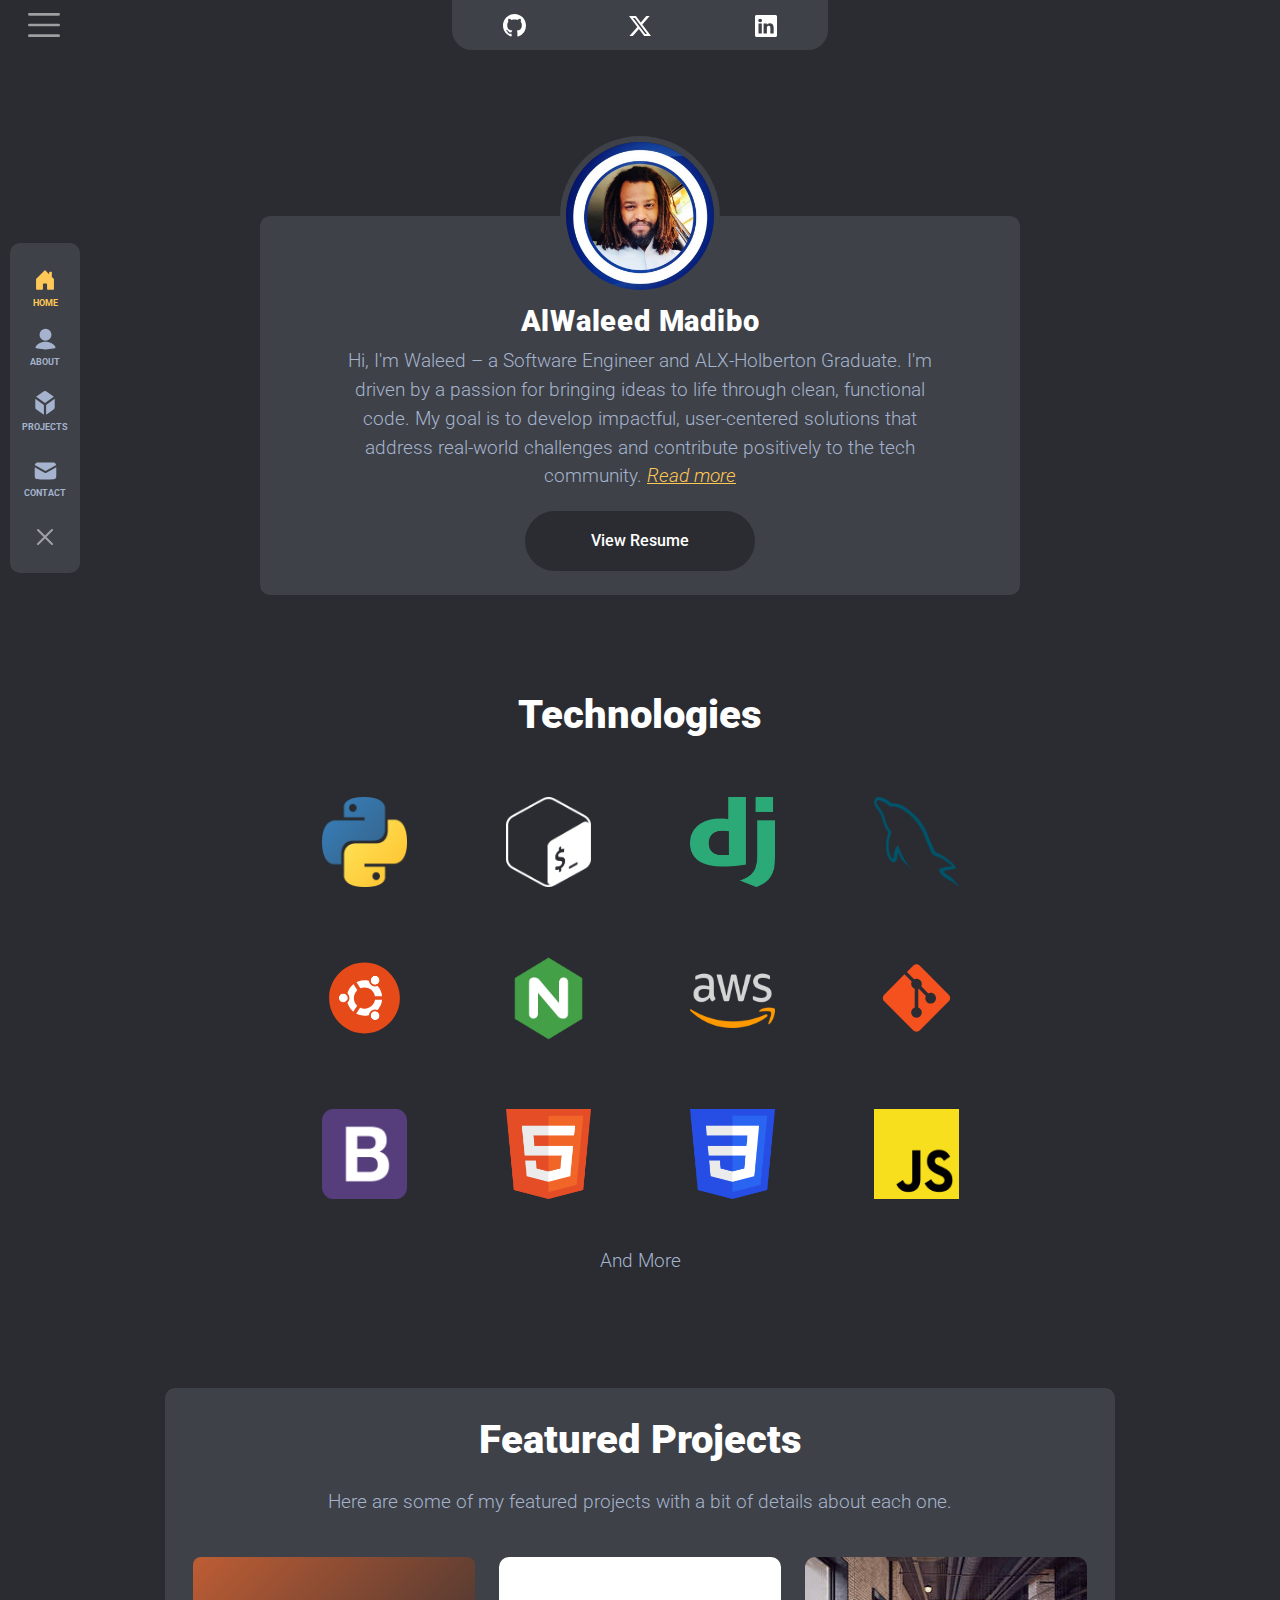
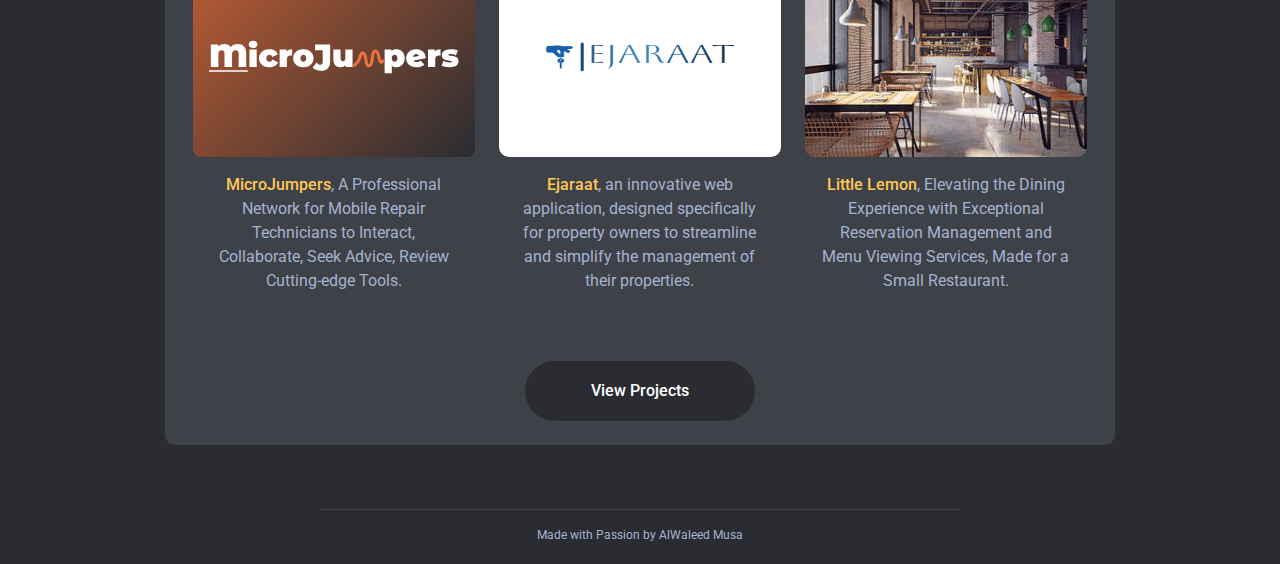
<file: index.html>
<!doctype html>
<html lang="en">
<head>
    <meta charset="utf-8">
    <meta name="viewport" content="width=device-width, initial-scale=1">
    <title>AlWaleed Madibo | Home</title>
    <link href="https://cdn.jsdelivr.net/npm/bootstrap@5.3.3/dist/css/bootstrap.min.css" rel="stylesheet" integrity="sha384-QWTKZyjpPEjISv5WaRU9OFeRpok6YctnYmDr5pNlyT2bRjXh0JMhjY6hW+ALEwIH" crossorigin="anonymous">
    <link rel="stylesheet" href="/static/css/index.css">
    <link rel="preconnect" href="https://fonts.googleapis.com">
    <link rel="preconnect" href="https://fonts.gstatic.com" crossorigin>
    <link href="https://fonts.googleapis.com/css2?family=Roboto:ital,wght@0,100;0,300;0,400;0,500;0,700;0,900;1,100;1,300;1,400;1,500;1,700;1,900&display=swap" rel="stylesheet">
    <link rel="stylesheet" href="https://cdn.jsdelivr.net/npm/bootstrap-icons@1.11.3/font/bootstrap-icons.min.css">
</head>
<body>
    <div class="container-fluid">
        <!-- top socials menu -->
        <div class="d-flex justify-content-center align-items-center mt-lg-0 mt-4 pb-3">
            <div class="position-absolute start-0">
            <nav class="navbar navbar-dark">
                <div class="container-fluid">
                <button class="navbar-toggler border-0" style="box-shadow: none;" type="button" data-bs-toggle="collapse" data-bs-target="#navbarToggleExternalContent" aria-controls="navbarToggleExternalContent" aria-expanded="false" aria-label="Toggle navigation">
                    <span class="navbar-toggler-icon" style="width: 40px; height: 40px;"></span>
                </button>
                </div>
            </nav>
            </div>
            <div class="socials d-flex justify-content-around align-items-center d-lg-flex d-none">
                <!-- <a href="#">
                    <svg xmlns="http://www.w3.org/2000/svg" width="22" height="22" fill="#FFFFFF" class="bi bi-translate" viewBox="0 0 16 16">
                    <path d="M4.545 6.714 4.11 8H3l1.862-5h1.284L8 8H6.833l-.435-1.286zm1.634-.736L5.5 3.956h-.049l-.679 2.022z"/>
                    <path d="M0 2a2 2 0 0 1 2-2h7a2 2 0 0 1 2 2v3h3a2 2 0 0 1 2 2v7a2 2 0 0 1-2 2H7a2 2 0 0 1-2-2v-3H2a2 2 0 0 1-2-2zm2-1a1 1 0 0 0-1 1v7a1 1 0 0 0 1 1h7a1 1 0 0 0 1-1V2a1 1 0 0 0-1-1zm7.138 9.995q.289.451.63.846c-.748.575-1.673 1.001-2.768 1.292.178.217.451.635.555.867 1.125-.359 2.08-.844 2.886-1.494.777.665 1.739 1.165 2.93 1.472.133-.254.414-.673.629-.89-1.125-.253-2.057-.694-2.82-1.284.681-.747 1.222-1.651 1.621-2.757H14V8h-3v1.047h.765c-.318.844-.74 1.546-1.272 2.13a6 6 0 0 1-.415-.492 2 2 0 0 1-.94.31"/>
                    </svg>
                </a> -->
                <a href="https://github.com/alwaleedmusa">
                    <svg xmlns="http://www.w3.org/2000/svg" width="23" height="23" fill="#FFFFFF" class="bi bi-github" viewBox="0 0 16 16">
                    <path d="M8 0C3.58 0 0 3.58 0 8c0 3.54 2.29 6.53 5.47 7.59.4.07.55-.17.55-.38 0-.19-.01-.82-.01-1.49-2.01.37-2.53-.49-2.69-.94-.09-.23-.48-.94-.82-1.13-.28-.15-.68-.52-.01-.53.63-.01 1.08.58 1.23.82.72 1.21 1.87.87 2.33.66.07-.52.28-.87.51-1.07-1.78-.2-3.64-.89-3.64-3.95 0-.87.31-1.59.82-2.15-.08-.2-.36-1.02.08-2.12 0 0 .67-.21 2.2.82.64-.18 1.32-.27 2-.27s1.36.09 2 .27c1.53-1.04 2.2-.82 2.2-.82.44 1.1.16 1.92.08 2.12.51.56.82 1.27.82 2.15 0 3.07-1.87 3.75-3.65 3.95.29.25.54.73.54 1.48 0 1.07-.01 1.93-.01 2.2 0 .21.15.46.55.38A8.01 8.01 0 0 0 16 8c0-4.42-3.58-8-8-8"/>
                    </svg>
                </a>
                <a href="https://x.com/jako_249">
                    <svg xmlns="http://www.w3.org/2000/svg" width="22" height="22" fill="#FFFFFF" class="bi bi-twitter-x" viewBox="0 0 16 16">
                    <path d="M12.6.75h2.454l-5.36 6.142L16 15.25h-4.937l-3.867-5.07-4.425 5.07H.316l5.733-6.57L0 .75h5.063l3.495 4.633L12.601.75Zm-.86 13.028h1.36L4.323 2.145H2.865z"/>
                    </svg>
                </a>
                <a href="https://www.linkedin.com/in/alwaleedmusa">
                    <svg xmlns="http://www.w3.org/2000/svg" width="22" height="22" fill="#FFFFFF" class="bi bi-linkedin" viewBox="0 0 16 16">
                    <path d="M0 1.146C0 .513.526 0 1.175 0h13.65C15.474 0 16 .513 16 1.146v13.708c0 .633-.526 1.146-1.175 1.146H1.175C.526 16 0 15.487 0 14.854zm4.943 12.248V6.169H2.542v7.225zm-1.2-8.212c.837 0 1.358-.554 1.358-1.248-.015-.709-.52-1.248-1.342-1.248S2.4 3.226 2.4 3.934c0 .694.521 1.248 1.327 1.248zm4.908 8.212V9.359c0-.216.016-.432.08-.586.173-.431.568-.878 1.232-.878.869 0 1.216.662 1.216 1.634v3.865h2.401V9.25c0-2.22-1.184-3.252-2.764-3.252-1.274 0-1.845.7-2.165 1.193v.025h-.016l.016-.025V6.169h-2.4c.03.678 0 7.225 0 7.225z"/>
                    </svg>
                </a>
            </div>
            <!-- <a href="/contact.html" class="hire-me-btn position-absolute end-0 me-3">Contact</a> -->
        </div>
        <!-- end of top socials menu -->
    </div>

    <!-- side menu -->
    <div class="d-lg-block d-none">
    <div class="collapse side-menu show" style="position: fixed; top: 27%; left: 10px; width: 70px; height: 760px;" id="navbarToggleExternalContent" data-bs-theme="dark">
        <div class="p-4 d-flex flex-column justify-content-center align-items-center text-center" style="background-color: #3E4147; border-radius: 10px;">
        <div>
            <a href="/" class="active-icon" style="text-decoration: none;">
            <svg xmlns="http://www.w3.org/2000/svg" width="22" height="24" fill="#a5b3ce" class="bi bi-house-door-fill" viewBox="0 0 16 16">
                <path d="M6.5 14.5v-3.505c0-.245.25-.495.5-.495h2c.25 0 .5.25.5.5v3.5a.5.5 0 0 0 .5.5h4a.5.5 0 0 0 .5-.5v-7a.5.5 0 0 0-.146-.354L13 5.793V2.5a.5.5 0 0 0-.5-.5h-1a.5.5 0 0 0-.5.5v1.293L8.354 1.146a.5.5 0 0 0-.708 0l-6 6A.5.5 0 0 0 1.5 7.5v7a.5.5 0 0 0 .5.5h4a.5.5 0 0 0 .5-.5"/>
            </svg>  
            <p class="menu-text">Home</p>
            </a>
        </div>
        <div>
            <a href="/aboutme.html" style="text-decoration: none;">
            <svg width="21" height="24" viewBox="0 0 22 23" fill="#a5b3ce" xmlns="http://www.w3.org/2000/svg">
                <path d="M20.7555 21.2169C21.3451 21.094 21.6962 20.478 21.4164 19.9446C20.6659 18.5139 19.438 17.2568 17.8485 16.3082C15.8838 15.1356 13.4765 14.5 11 14.5C8.52346 14.5 6.11615 15.1356 4.1514 16.3082C2.56196 17.2568 1.33401 18.5139 0.583527 19.9446C0.303753 20.478 0.654828 21.094 1.24444 21.2169L2.8391 21.5492C8.22185 22.671 13.7781 22.671 19.1608 21.5492L20.7555 21.2169Z" fill="#a5b3ce"/>
                <circle cx="11" cy="7" r="6.25" fill="#a5b3ce"/>
            </svg>
            <p class="menu-text">About</p>
            </a>
        </div>
        <div class="pt-1">
            <a href="/projects.html" style="text-decoration: none;">
            <svg width="20" height="26" viewBox="0 0 18 22" fill="#a5b3ce" xmlns="http://www.w3.org/2000/svg">
                <path fill-rule="evenodd" clip-rule="evenodd" d="M6.67505 20.5893L1.92505 17.1965C1.1039 16.6099 0.693329 16.3167 0.471665 15.8859C0.25 15.4552 0.25 14.9507 0.25 13.9415V8.05849C0.25 7.73714 0.25 7.46696 0.257158 7.23403L8 12.7646V21.4813C7.64325 21.2809 7.22699 20.9836 6.67505 20.5893ZM10 21.4813C10.3567 21.2809 10.773 20.9836 11.325 20.5893L16.075 17.1965L16.075 17.1965C16.8961 16.6099 17.3067 16.3167 17.5283 15.8859C17.75 15.4552 17.75 14.9507 17.75 13.9415V8.05849C17.75 7.73714 17.75 7.46696 17.7428 7.23403L10 12.7646V21.4813ZM16.8776 5.39429L9 11.0211L1.12244 5.39429C1.33373 5.22593 1.59653 5.03821 1.92505 4.80355L6.67505 1.4107L6.67505 1.4107C7.79773 0.608782 8.35907 0.207825 9 0.207825C9.64093 0.207825 10.2023 0.608783 11.325 1.4107L16.075 4.80356C16.4035 5.03821 16.6663 5.22593 16.8776 5.39429Z" fill="#a5b3ce"/>
            </svg>
            <p class="menu-text">Projects</p>
            </a>
        </div>
        <div class="pt-2">
            <a href="/contact.html" style="text-decoration: none;">
            <svg width="23" height="18" viewBox="0 0 24 18" fill="#a5b3ce" xmlns="http://www.w3.org/2000/svg">
                <path fill-rule="evenodd" clip-rule="evenodd" d="M0.752394 5.14529C0.75 5.48754 0.75 5.85498 0.75 6.25V11.75C0.75 14.5784 0.75 15.9926 1.62868 16.8713C2.50736 17.75 3.92157 17.75 6.75 17.75H17.25C20.0784 17.75 21.4926 17.75 22.3713 16.8713C23.25 15.9926 23.25 14.5784 23.25 11.75V6.25C23.25 5.85498 23.25 5.48754 23.2476 5.14529L12.9713 10.8544C12.3672 11.1899 11.6328 11.1899 11.0287 10.8544L0.752394 5.14529ZM0.853678 3.00513C0.984025 3.01865 1.11384 3.05818 1.23564 3.12584L12 9.10604L22.7644 3.12584C22.8862 3.05818 23.016 3.01866 23.1463 3.00514C23.0386 2.16313 22.819 1.57639 22.3713 1.12868C21.4926 0.25 20.0784 0.25 17.25 0.25H6.75C3.92157 0.25 2.50736 0.25 1.62868 1.12868C1.18097 1.57639 0.961382 2.16313 0.853678 3.00513Z" fill="#a5b3ce"/>
            </svg>    
            <p class="menu-text">Contact</p>
            </a>
        </div>
        <button type="button" style="box-shadow: none; color: #a5b3ce;" class="btn-close mt-2" data-bs-toggle="collapse" data-bs-target="#navbarToggleExternalContent" aria-label="Close Toggle navigation"></button>
        </div>
    </div>
    </div>
    <!-- end of side menu -->

    <!-- side menu mobile view -->
    <div class="d-lg-none">
    <div class="collapse mx-auto side-menu" style="width: 80%" id="navbarToggleExternalContent" data-bs-theme="dark">
        <div class="mt-4 d-flex justify-content-around align-itmes-center text-center" style="background-color: #3E4147; border-radius: 5px;">
        <div class="pt-lg-0 mt-3">
            <a href="/" class="active-icon" style="text-decoration: none;">
            <svg xmlns="http://www.w3.org/2000/svg" width="22" height="22" fill="#a5b3ce" class="bi bi-house-door-fill" viewBox="0 0 16 16">
                <path d="M6.5 14.5v-3.505c0-.245.25-.495.5-.495h2c.25 0 .5.25.5.5v3.5a.5.5 0 0 0 .5.5h4a.5.5 0 0 0 .5-.5v-7a.5.5 0 0 0-.146-.354L13 5.793V2.5a.5.5 0 0 0-.5-.5h-1a.5.5 0 0 0-.5.5v1.293L8.354 1.146a.5.5 0 0 0-.708 0l-6 6A.5.5 0 0 0 1.5 7.5v7a.5.5 0 0 0 .5.5h4a.5.5 0 0 0 .5-.5"/>
            </svg>  
            <p class="menu-text">Home</p>
            </a>
        </div>
        <div class="pt-lg-0 mt-3">
            <a href="/aboutme.html" style="text-decoration: none;">
            <svg width="22" height="21" viewBox="0 0 22 23" fill="#a5b3ce" xmlns="http://www.w3.org/2000/svg">
                <path d="M20.7555 21.2169C21.3451 21.094 21.6962 20.478 21.4164 19.9446C20.6659 18.5139 19.438 17.2568 17.8485 16.3082C15.8838 15.1356 13.4765 14.5 11 14.5C8.52346 14.5 6.11615 15.1356 4.1514 16.3082C2.56196 17.2568 1.33401 18.5139 0.583527 19.9446C0.303753 20.478 0.654828 21.094 1.24444 21.2169L2.8391 21.5492C8.22185 22.671 13.7781 22.671 19.1608 21.5492L20.7555 21.2169Z" fill="#a5b3ce"/>
                <circle cx="11" cy="7" r="6.25" fill="#a5b3ce"/>
            </svg>
            <div>
                <p class="menu-text">About</p>
            </div>
            </a>
        </div>
        <div class="pt-lg-1 mt-3">
            <a href="/projects.html" style="text-decoration: none;">
            <svg width="20" height="21" viewBox="0 0 18 22" fill="#a5b3ce" xmlns="http://www.w3.org/2000/svg">
                <path fill-rule="evenodd" clip-rule="evenodd" d="M6.67505 20.5893L1.92505 17.1965C1.1039 16.6099 0.693329 16.3167 0.471665 15.8859C0.25 15.4552 0.25 14.9507 0.25 13.9415V8.05849C0.25 7.73714 0.25 7.46696 0.257158 7.23403L8 12.7646V21.4813C7.64325 21.2809 7.22699 20.9836 6.67505 20.5893ZM10 21.4813C10.3567 21.2809 10.773 20.9836 11.325 20.5893L16.075 17.1965L16.075 17.1965C16.8961 16.6099 17.3067 16.3167 17.5283 15.8859C17.75 15.4552 17.75 14.9507 17.75 13.9415V8.05849C17.75 7.73714 17.75 7.46696 17.7428 7.23403L10 12.7646V21.4813ZM16.8776 5.39429L9 11.0211L1.12244 5.39429C1.33373 5.22593 1.59653 5.03821 1.92505 4.80355L6.67505 1.4107L6.67505 1.4107C7.79773 0.608782 8.35907 0.207825 9 0.207825C9.64093 0.207825 10.2023 0.608783 11.325 1.4107L16.075 4.80356C16.4035 5.03821 16.6663 5.22593 16.8776 5.39429Z" fill="#a5b3ce"/>
            </svg>
            <div>
                <p class="menu-text">Projects</p>
            </div>
            </a>
        </div>
        <div class="pt-lg-2 mt-3">
            <a href="/contact.html" style="text-decoration: none;">
            <svg width="24" height="21" viewBox="0 0 24 18" fill="#a5b3ce" xmlns="http://www.w3.org/2000/svg">
                <path fill-rule="evenodd" clip-rule="evenodd" d="M0.752394 5.14529C0.75 5.48754 0.75 5.85498 0.75 6.25V11.75C0.75 14.5784 0.75 15.9926 1.62868 16.8713C2.50736 17.75 3.92157 17.75 6.75 17.75H17.25C20.0784 17.75 21.4926 17.75 22.3713 16.8713C23.25 15.9926 23.25 14.5784 23.25 11.75V6.25C23.25 5.85498 23.25 5.48754 23.2476 5.14529L12.9713 10.8544C12.3672 11.1899 11.6328 11.1899 11.0287 10.8544L0.752394 5.14529ZM0.853678 3.00513C0.984025 3.01865 1.11384 3.05818 1.23564 3.12584L12 9.10604L22.7644 3.12584C22.8862 3.05818 23.016 3.01866 23.1463 3.00514C23.0386 2.16313 22.819 1.57639 22.3713 1.12868C21.4926 0.25 20.0784 0.25 17.25 0.25H6.75C3.92157 0.25 2.50736 0.25 1.62868 1.12868C1.18097 1.57639 0.961382 2.16313 0.853678 3.00513Z" fill="##a5b3ce"/>
            </svg>
            <div>
                <p class="menu-text">Contact</p>
            </div>  
            </a>
        </div>
        </div>
    </div>
    </div>
    <!-- end of side menu mobile view -->

    <!-- personal information -->
    <div class="container">
    <div class="row">
        <div class="col-lg-8 col-12 profile-information pb-4">
        <img src="/static/img/profile.jpeg" alt="Profile Image">
        <p class="name p-1 m-0">AlWaleed Madibo</p>
        <p class="summary text-center m-0">
            Hi, I'm Waleed – a Software Engineer and ALX-Holberton Graduate. I'm driven by a passion for bringing ideas to life through clean, functional code. My goal is to develop impactful, user-centered solutions that address real-world challenges and contribute positively to the tech community. <a href="/aboutme.html" style="color: #ffc857;" ><i>Read more</i></a> </p>
        <a href="/AlwaleedMusa_resume.pdf"><button class="button resume-button">View Resume</button></a>
        </div>
    </div>
    </div>
    <!-- end of personal information -->

    <!-- skills -->
    <div class="container mt-5 pt-5">
    <h2 class="big-header text-center">Technologies</h2>
    <div class="row">
        <div class="col-lg-8 skills-information">
        <div class="skills-information d-flex justify-content-around pb-3">
            <img src="/static/img/python.png" alt="python logo">
            <img src="/static/img/bash.png" alt="bash logo">
            <img src="/static/img/django.png" alt="django logo">
            <img src="/static/img/mysql.png" alt="mysql logo">
        </div>
        <div class="skills-information d-flex justify-content-around pb-3">
            <img src="/static/img/ubuntu.svg" alt="ubuntu logo">
            <img src="/static/img/nginx.png" alt="nginx logo">
            <img src="/static/img/aws.png" alt="aws logo">
            <img src="/static/img/git.svg" alt="git logo">
            <!-- <img src="/static/img/htmx_logo.png" alt=""> -->
        </div>
        <div class="skills-information d-flex justify-content-around">
            <img src="/static/img/bootstrap.png" alt="bootstrap logo">
            <img src="/static/img/html.png" alt="html logo">
            <img src="/static/img/css.png" alt="css logo">
            <img src="/static/img/js.png" alt="javascript logo">
        </div>
        <p class="summary text-center w-100 mt-5">And More</p>
        </div>
    </div>
    </div>
    <!-- end of skills -->

    <!-- feature projects -->
    <div class="container mt-5 pt-5 pb-5">
        <div class="row">
            <div class="col-lg-10 col-12 projects-information">
                <h2 class="big-header mt-4 pt-1 text-center">Featured Projects</h2>
                <div class="d-flex flex-column justify-content-around">
                    <p class="summary text-center mx-auto mt-3">Here are some of my featured projects with a bit of details about each one.</p>
                    <div class="row justify-content-around ps-3 pe-3 mt-4 text-center">
                        <div class="col-lg-4 col-md-6 mb-5">
                            <div class="card" style="background-color: transparent; border: none;">
                                <div class="microjumper-bg d-flex justify-content-center p-lg-0 p-3 rounded-3">
                                    <img src="/static/img/microjumpers.svg" class="p-3" alt="project image">
                                </div>
                                <div class="card-body" style="background-color: transparent; color: #a5b3ce;">
                                <p class="card-text"><span style="font-weight: 500; color: #ffc857;">MicroJumpers</span>, A Professional Network for Mobile Repair Technicians to Interact, Collaborate, Seek Advice, Review Cutting-edge Tools.</p>
                                </div>
                                <div class="d-flex justify-content-center">
                                </div>
                            </div>
                        </div>
                        <div class="col-lg-4 col-md-6 mb-5">
                            <div class="card" style="background-color: transparent; border: none;">
                                <img src="static/img/ejaraat.png" alt="project image">
                                <div class="card-body" style="background-color: transparent; color: #a5b3ce;">
                                <p class="card-text"><span style="font-weight: 500; color: #ffc857;">Ejaraat</span>, an innovative web application, designed specifically for property owners to streamline and simplify the management of their properties.</p>
                                </div>
                                <div class="d-flex justify-content-center">
                                </div>
                            </div>
                        </div>
                        <div class="col-lg-4 col-md-6 mb-4">
                            <div class="card" style="background-color: transparent; border: none;">
                                <img src="/static/img/restaurant_inside.jpg" class="card-img-top" alt="project image">
                                <div class="card-body" style="background-color: transparent; color: #a5b3ce;">
                                <p class="card-text"><span style="font-weight: 500; color: #ffc857;">Little Lemon</span>, Elevating the Dining Experience with Exceptional Reservation Management and Menu Viewing Services, Made for a Small Restaurant.</p>
                                </div>
                                <div class="d-flex justify-content-center">
                                </div>
                            </div>
                        </div>
                        <a href="/projects.html"><button class="button resume-button mb-4 mt-1">View Projects</button></a>
                    </div>
                </div>
            </div>
        </div>
    </div> 
    <!-- end of feature projects -->

    <!-- footer -->
    <div class="container-fluid footer">
        <div class="row mt-3">
            <div class="col-md-6 col-10 mx-auto pt-3" style="border-top: 1px solid #3E4147;">
                <div class="d-lg-none d-block">
                    <div class="d-flex justify-content-around pb-4">
                        <a href="https://github.com/alwaleedmusa">
                            <svg xmlns="http://www.w3.org/2000/svg" width="23" height="23" fill="#FFFFFF" class="bi bi-github" viewBox="0 0 16 16">
                            <path d="M8 0C3.58 0 0 3.58 0 8c0 3.54 2.29 6.53 5.47 7.59.4.07.55-.17.55-.38 0-.19-.01-.82-.01-1.49-2.01.37-2.53-.49-2.69-.94-.09-.23-.48-.94-.82-1.13-.28-.15-.68-.52-.01-.53.63-.01 1.08.58 1.23.82.72 1.21 1.87.87 2.33.66.07-.52.28-.87.51-1.07-1.78-.2-3.64-.89-3.64-3.95 0-.87.31-1.59.82-2.15-.08-.2-.36-1.02.08-2.12 0 0 .67-.21 2.2.82.64-.18 1.32-.27 2-.27s1.36.09 2 .27c1.53-1.04 2.2-.82 2.2-.82.44 1.1.16 1.92.08 2.12.51.56.82 1.27.82 2.15 0 3.07-1.87 3.75-3.65 3.95.29.25.54.73.54 1.48 0 1.07-.01 1.93-.01 2.2 0 .21.15.46.55.38A8.01 8.01 0 0 0 16 8c0-4.42-3.58-8-8-8"/>
                            </svg>
                        </a>
                        <a href="https://x.com/jako_249">
                            <svg xmlns="http://www.w3.org/2000/svg" width="22" height="22" fill="#FFFFFF" class="bi bi-twitter-x" viewBox="0 0 16 16">
                            <path d="M12.6.75h2.454l-5.36 6.142L16 15.25h-4.937l-3.867-5.07-4.425 5.07H.316l5.733-6.57L0 .75h5.063l3.495 4.633L12.601.75Zm-.86 13.028h1.36L4.323 2.145H2.865z"/>
                            </svg>
                        </a>
                        <a href="https://www.linkedin.com/in/alwaleed-musa-4105872b7/">
                            <svg xmlns="http://www.w3.org/2000/svg" width="22" height="22" fill="#FFFFFF" class="bi bi-linkedin" viewBox="0 0 16 16">
                            <path d="M0 1.146C0 .513.526 0 1.175 0h13.65C15.474 0 16 .513 16 1.146v13.708c0 .633-.526 1.146-1.175 1.146H1.175C.526 16 0 15.487 0 14.854zm4.943 12.248V6.169H2.542v7.225zm-1.2-8.212c.837 0 1.358-.554 1.358-1.248-.015-.709-.52-1.248-1.342-1.248S2.4 3.226 2.4 3.934c0 .694.521 1.248 1.327 1.248zm4.908 8.212V9.359c0-.216.016-.432.08-.586.173-.431.568-.878 1.232-.878.869 0 1.216.662 1.216 1.634v3.865h2.401V9.25c0-2.22-1.184-3.252-2.764-3.252-1.274 0-1.845.7-2.165 1.193v.025h-.016l.016-.025V6.169h-2.4c.03.678 0 7.225 0 7.225z"/>
                            </svg>
                        </a>
                    </div>
                    <p class="text-center pb-1" style="font-size: 12px; color: #a5b3ce;">Made with Passion by AlWaleed Musa</p>
                    </p>
                </div>
                <p class="text-center pb-1 d-lg-block d-none" style="font-size: 12px; color: #a5b3ce;">Made with Passion by AlWaleed Musa
                </p>
            </div>
        </div>
    </div>
    <!-- end of footer -->


    <script src="https://cdn.jsdelivr.net/npm/bootstrap@5.3.3/dist/js/bootstrap.bundle.min.js" integrity="sha384-YvpcrYf0tY3lHB60NNkmXc5s9fDVZLESaAA55NDzOxhy9GkcIdslK1eN7N6jIeHz" crossorigin="anonymous"></script>
</body>
</html>
</file>
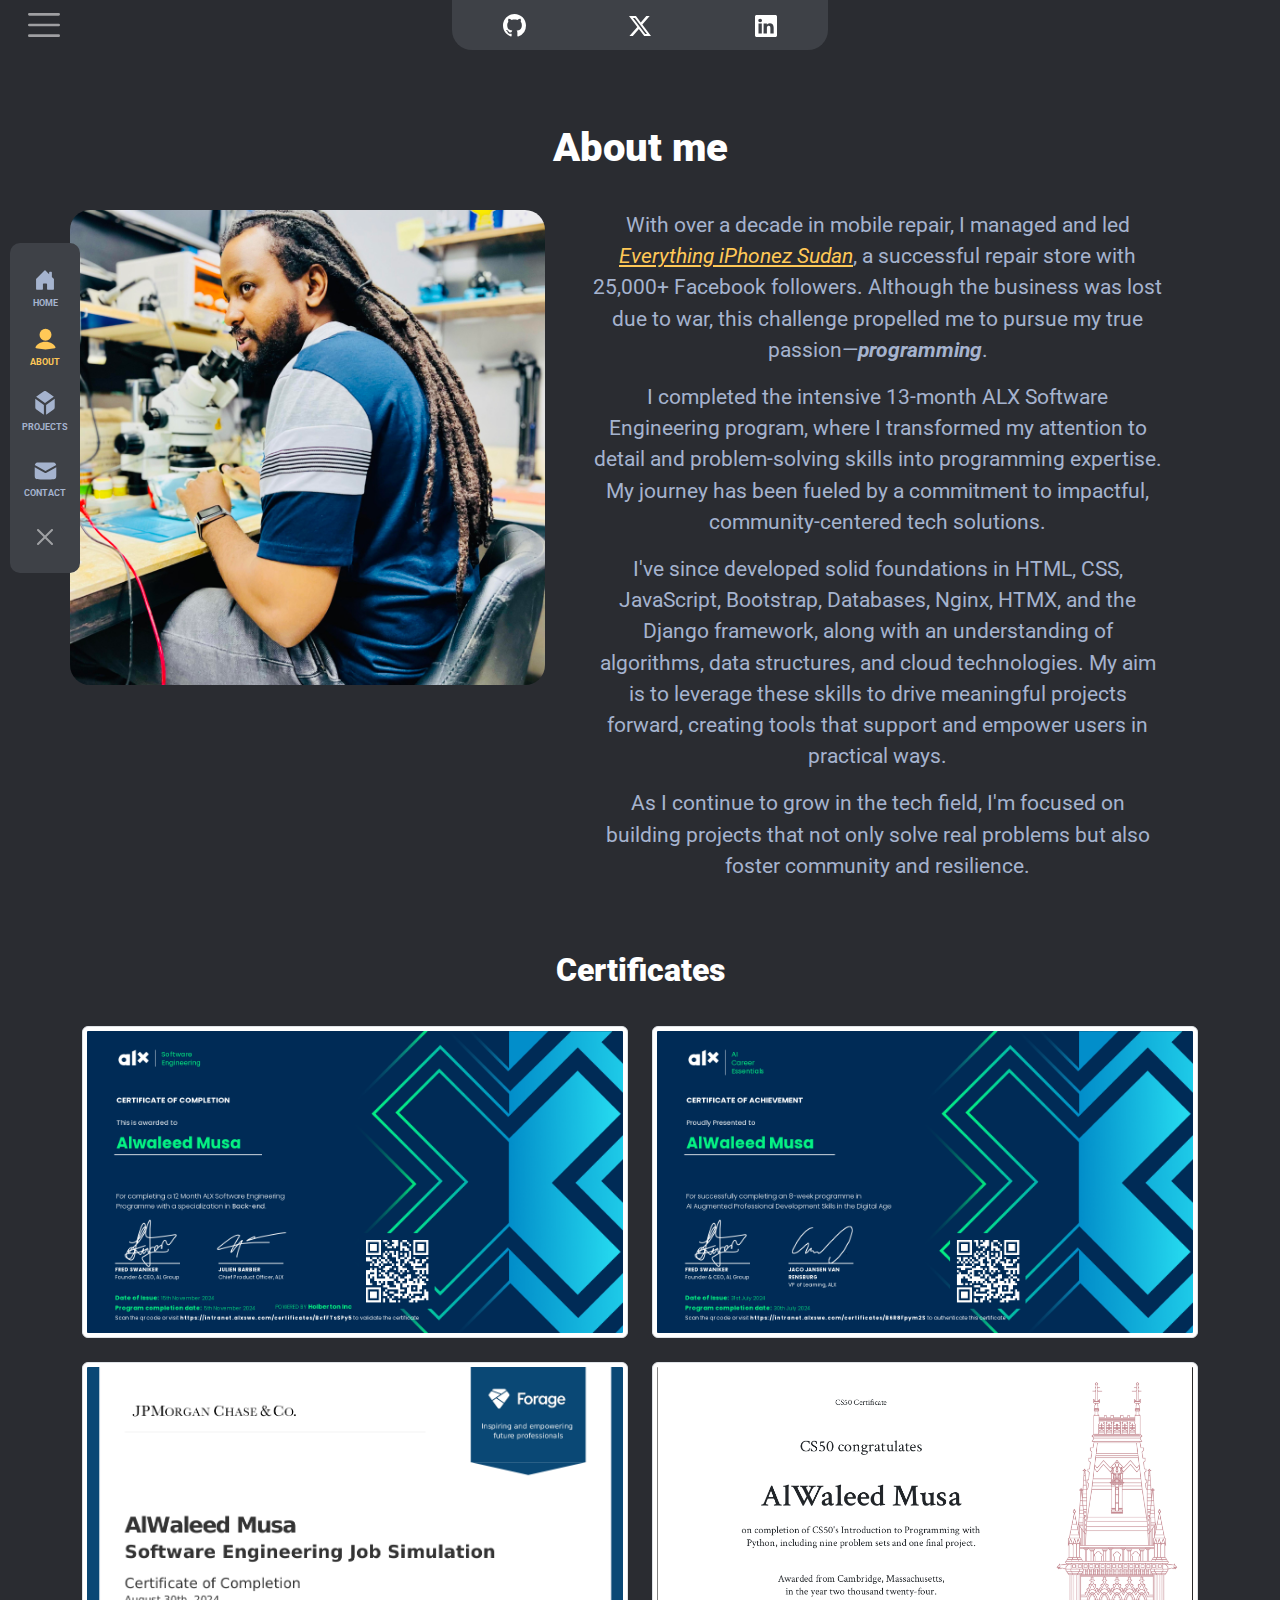
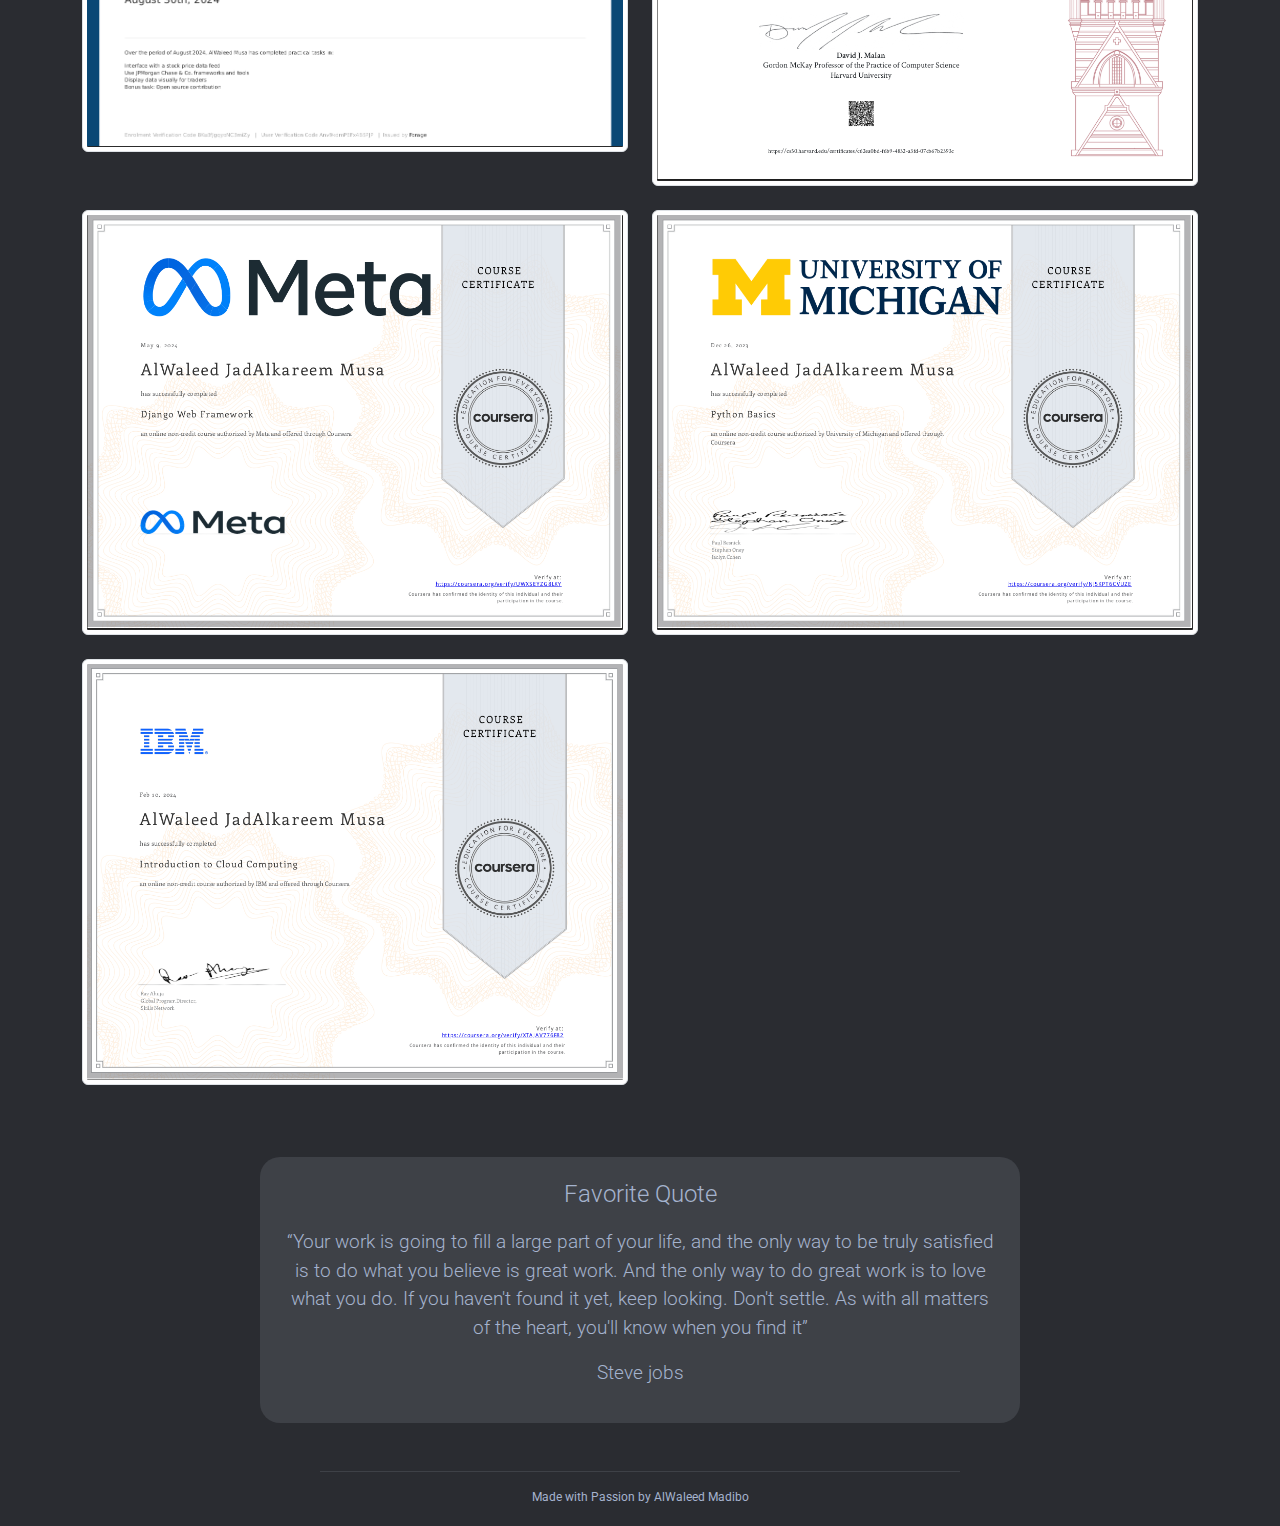
<file: aboutme.html>
<!DOCTYPE html>
<html lang="en">
    <head>
        <meta charset="utf-8" />
        <meta name="viewport" content="width=device-width, initial-scale=1" />
        <title>AlWaleed Madibo | About</title>
        <link
            href="https://cdn.jsdelivr.net/npm/bootstrap@5.3.3/dist/css/bootstrap.min.css"
            rel="stylesheet"
            integrity="sha384-QWTKZyjpPEjISv5WaRU9OFeRpok6YctnYmDr5pNlyT2bRjXh0JMhjY6hW+ALEwIH"
            crossorigin="anonymous"
        />
        <link rel="stylesheet" href="/static/css/aboutme.css">
        <link rel="stylesheet" href="/static/css/index.css">
        <link rel="preconnect" href="https://fonts.googleapis.com" />
        <link rel="preconnect" href="https://fonts.gstatic.com" crossorigin />
        <link
            href="https://fonts.googleapis.com/css2?family=Roboto:ital,wght@0,100;0,300;0,400;0,500;0,700;0,900;1,100;1,300;1,400;1,500;1,700;1,900&display=swap"
            rel="stylesheet"
        />
    </head>
    <body>
        <div class="container-fluid">
            <!-- top socials menu -->
            <div class="d-flex justify-content-center align-items-center mt-lg-0 mt-4 pb-3">
            <div class="position-absolute start-0">
                <nav class="navbar navbar-dark">
                <div class="container-fluid">
                    <button class="navbar-toggler border-0" style="box-shadow: none;" type="button" data-bs-toggle="collapse" data-bs-target="#navbarToggleExternalContent" aria-controls="navbarToggleExternalContent" aria-expanded="false" aria-label="Toggle navigation">
                    <span class="navbar-toggler-icon" style="width: 40px; height: 40px;"></span>
                    </button>
                </div>
                </nav>
            </div>
            <div class="socials d-flex justify-content-around align-items-center d-lg-flex d-none">
                <!-- <a href="#">
                <svg xmlns="http://www.w3.org/2000/svg" width="22" height="22" fill="#FFFFFF" class="bi bi-translate" viewBox="0 0 16 16">
                    <path d="M4.545 6.714 4.11 8H3l1.862-5h1.284L8 8H6.833l-.435-1.286zm1.634-.736L5.5 3.956h-.049l-.679 2.022z"/>
                    <path d="M0 2a2 2 0 0 1 2-2h7a2 2 0 0 1 2 2v3h3a2 2 0 0 1 2 2v7a2 2 0 0 1-2 2H7a2 2 0 0 1-2-2v-3H2a2 2 0 0 1-2-2zm2-1a1 1 0 0 0-1 1v7a1 1 0 0 0 1 1h7a1 1 0 0 0 1-1V2a1 1 0 0 0-1-1zm7.138 9.995q.289.451.63.846c-.748.575-1.673 1.001-2.768 1.292.178.217.451.635.555.867 1.125-.359 2.08-.844 2.886-1.494.777.665 1.739 1.165 2.93 1.472.133-.254.414-.673.629-.89-1.125-.253-2.057-.694-2.82-1.284.681-.747 1.222-1.651 1.621-2.757H14V8h-3v1.047h.765c-.318.844-.74 1.546-1.272 2.13a6 6 0 0 1-.415-.492 2 2 0 0 1-.94.31"/>
                </svg>
                </a> -->
                <a href="https://github.com/alwaleedmusa">
                <svg xmlns="http://www.w3.org/2000/svg" width="23" height="23" fill="#FFFFFF" class="bi bi-github" viewBox="0 0 16 16">
                    <path d="M8 0C3.58 0 0 3.58 0 8c0 3.54 2.29 6.53 5.47 7.59.4.07.55-.17.55-.38 0-.19-.01-.82-.01-1.49-2.01.37-2.53-.49-2.69-.94-.09-.23-.48-.94-.82-1.13-.28-.15-.68-.52-.01-.53.63-.01 1.08.58 1.23.82.72 1.21 1.87.87 2.33.66.07-.52.28-.87.51-1.07-1.78-.2-3.64-.89-3.64-3.95 0-.87.31-1.59.82-2.15-.08-.2-.36-1.02.08-2.12 0 0 .67-.21 2.2.82.64-.18 1.32-.27 2-.27s1.36.09 2 .27c1.53-1.04 2.2-.82 2.2-.82.44 1.1.16 1.92.08 2.12.51.56.82 1.27.82 2.15 0 3.07-1.87 3.75-3.65 3.95.29.25.54.73.54 1.48 0 1.07-.01 1.93-.01 2.2 0 .21.15.46.55.38A8.01 8.01 0 0 0 16 8c0-4.42-3.58-8-8-8"/>
                </svg>
                </a>
                <a href="https://x.com/jako_249">
                <svg xmlns="http://www.w3.org/2000/svg" width="22" height="22" fill="#FFFFFF" class="bi bi-twitter-x" viewBox="0 0 16 16">
                    <path d="M12.6.75h2.454l-5.36 6.142L16 15.25h-4.937l-3.867-5.07-4.425 5.07H.316l5.733-6.57L0 .75h5.063l3.495 4.633L12.601.75Zm-.86 13.028h1.36L4.323 2.145H2.865z"/>
                </svg>
                </a>
                <a href="https://www.linkedin.com/in/alwaleed-musa-4105872b7/">
                <svg xmlns="http://www.w3.org/2000/svg" width="22" height="22" fill="#FFFFFF" class="bi bi-linkedin" viewBox="0 0 16 16">
                    <path d="M0 1.146C0 .513.526 0 1.175 0h13.65C15.474 0 16 .513 16 1.146v13.708c0 .633-.526 1.146-1.175 1.146H1.175C.526 16 0 15.487 0 14.854zm4.943 12.248V6.169H2.542v7.225zm-1.2-8.212c.837 0 1.358-.554 1.358-1.248-.015-.709-.52-1.248-1.342-1.248S2.4 3.226 2.4 3.934c0 .694.521 1.248 1.327 1.248zm4.908 8.212V9.359c0-.216.016-.432.08-.586.173-.431.568-.878 1.232-.878.869 0 1.216.662 1.216 1.634v3.865h2.401V9.25c0-2.22-1.184-3.252-2.764-3.252-1.274 0-1.845.7-2.165 1.193v.025h-.016l.016-.025V6.169h-2.4c.03.678 0 7.225 0 7.225z"/>
                </svg>
                </a>
            </div>
            <!-- <a href="/contact.html" class="hire-me-btn position-absolute end-0 me-3">Contact</a> -->
            </div>
            <!-- end of top socials menu -->
        </div>
    
        <!-- side menu -->
        <div class="d-lg-block d-none">
            <div class="collapse side-menu show" style="position: fixed; top: 27%; left: 10px; width: 70px; height: 760px;" id="navbarToggleExternalContent" data-bs-theme="dark">
            <div class="p-4 d-flex flex-column justify-content-center align-items-center text-center" style="background-color: #3E4147; border-radius: 10px;">
                <div>
                    <a href="/" style="text-decoration: none;">
                    <svg xmlns="http://www.w3.org/2000/svg" width="22" height="24" fill="#a5b3ce" class="bi bi-house-door-fill" viewBox="0 0 16 16">
                        <path d="M6.5 14.5v-3.505c0-.245.25-.495.5-.495h2c.25 0 .5.25.5.5v3.5a.5.5 0 0 0 .5.5h4a.5.5 0 0 0 .5-.5v-7a.5.5 0 0 0-.146-.354L13 5.793V2.5a.5.5 0 0 0-.5-.5h-1a.5.5 0 0 0-.5.5v1.293L8.354 1.146a.5.5 0 0 0-.708 0l-6 6A.5.5 0 0 0 1.5 7.5v7a.5.5 0 0 0 .5.5h4a.5.5 0 0 0 .5-.5"/>
                    </svg>  
                    <p class="menu-text">Home</p>
                    </a>
                </div>
                <div>
                    <a href="/aboutme.html" class="aboutme-active-icon" style="text-decoration: none;">
                        <svg width="21" height="24" viewBox="0 0 22 23" fill="#a5b3ce" xmlns="http://www.w3.org/2000/svg">
                            <path d="M20.7555 21.2169C21.3451 21.094 21.6962 20.478 21.4164 19.9446C20.6659 18.5139 19.438 17.2568 17.8485 16.3082C15.8838 15.1356 13.4765 14.5 11 14.5C8.52346 14.5 6.11615 15.1356 4.1514 16.3082C2.56196 17.2568 1.33401 18.5139 0.583527 19.9446C0.303753 20.478 0.654828 21.094 1.24444 21.2169L2.8391 21.5492C8.22185 22.671 13.7781 22.671 19.1608 21.5492L20.7555 21.2169Z" fill="#a5b3ce"/>
                            <circle cx="11" cy="7" r="6.25" fill="#a5b3ce"/>
                        </svg>
                        <p class="menu-text">About</p>
                    </a>
                </div>
                <div class="pt-1">
                    <a href="/projects.html" style="text-decoration: none;">
                        <svg width="20" height="26" viewBox="0 0 18 22" fill="#a5b3ce" xmlns="http://www.w3.org/2000/svg">
                        <path fill-rule="evenodd" clip-rule="evenodd" d="M6.67505 20.5893L1.92505 17.1965C1.1039 16.6099 0.693329 16.3167 0.471665 15.8859C0.25 15.4552 0.25 14.9507 0.25 13.9415V8.05849C0.25 7.73714 0.25 7.46696 0.257158 7.23403L8 12.7646V21.4813C7.64325 21.2809 7.22699 20.9836 6.67505 20.5893ZM10 21.4813C10.3567 21.2809 10.773 20.9836 11.325 20.5893L16.075 17.1965L16.075 17.1965C16.8961 16.6099 17.3067 16.3167 17.5283 15.8859C17.75 15.4552 17.75 14.9507 17.75 13.9415V8.05849C17.75 7.73714 17.75 7.46696 17.7428 7.23403L10 12.7646V21.4813ZM16.8776 5.39429L9 11.0211L1.12244 5.39429C1.33373 5.22593 1.59653 5.03821 1.92505 4.80355L6.67505 1.4107L6.67505 1.4107C7.79773 0.608782 8.35907 0.207825 9 0.207825C9.64093 0.207825 10.2023 0.608783 11.325 1.4107L16.075 4.80356C16.4035 5.03821 16.6663 5.22593 16.8776 5.39429Z" fill="#a5b3ce"/>
                        </svg>
                        <p class="menu-text">Projects</p>
                    </a>
                </div>
                <div class="pt-2">
                    <a href="/contact.html" style="text-decoration: none;">
                        <svg width="23" height="18" viewBox="0 0 24 18" fill="#a5b3ce" xmlns="http://www.w3.org/2000/svg">
                        <path fill-rule="evenodd" clip-rule="evenodd" d="M0.752394 5.14529C0.75 5.48754 0.75 5.85498 0.75 6.25V11.75C0.75 14.5784 0.75 15.9926 1.62868 16.8713C2.50736 17.75 3.92157 17.75 6.75 17.75H17.25C20.0784 17.75 21.4926 17.75 22.3713 16.8713C23.25 15.9926 23.25 14.5784 23.25 11.75V6.25C23.25 5.85498 23.25 5.48754 23.2476 5.14529L12.9713 10.8544C12.3672 11.1899 11.6328 11.1899 11.0287 10.8544L0.752394 5.14529ZM0.853678 3.00513C0.984025 3.01865 1.11384 3.05818 1.23564 3.12584L12 9.10604L22.7644 3.12584C22.8862 3.05818 23.016 3.01866 23.1463 3.00514C23.0386 2.16313 22.819 1.57639 22.3713 1.12868C21.4926 0.25 20.0784 0.25 17.25 0.25H6.75C3.92157 0.25 2.50736 0.25 1.62868 1.12868C1.18097 1.57639 0.961382 2.16313 0.853678 3.00513Z" fill="#a5b3ce"/>
                        </svg>    
                        <p class="menu-text">Contact</p>
                    </a>
                </div>
                <button type="button" style="box-shadow: none; color: #a5b3ce;" class="btn-close mt-2" data-bs-toggle="collapse" data-bs-target="#navbarToggleExternalContent" aria-label="Close Toggle navigation"></button>
            </div>
            </div>
        </div>
        <!-- end of side menu -->
    
        <!-- side menu mobile view -->
        <div class="d-lg-none">
            <div class="collapse mx-auto side-menu" style="width: 80%" id="navbarToggleExternalContent" data-bs-theme="dark">
            <div class="mt-4 d-flex justify-content-around align-itmes-center text-center" style="background-color: #3E4147; border-radius: 5px;">
                <div class="pt-lg-0 mt-3">
                    <a href="/" style="text-decoration: none;">
                    <svg xmlns="http://www.w3.org/2000/svg" width="22" height="22" fill="#a5b3ce" class="bi bi-house-door-fill" viewBox="0 0 16 16">
                        <path d="M6.5 14.5v-3.505c0-.245.25-.495.5-.495h2c.25 0 .5.25.5.5v3.5a.5.5 0 0 0 .5.5h4a.5.5 0 0 0 .5-.5v-7a.5.5 0 0 0-.146-.354L13 5.793V2.5a.5.5 0 0 0-.5-.5h-1a.5.5 0 0 0-.5.5v1.293L8.354 1.146a.5.5 0 0 0-.708 0l-6 6A.5.5 0 0 0 1.5 7.5v7a.5.5 0 0 0 .5.5h4a.5.5 0 0 0 .5-.5"/>
                    </svg>  
                    <p class="menu-text">Home</p>
                    </a>
                </div>
                <div class="pt-lg-0 mt-3">
                    <a href="/aboutme.html" class="aboutme-active-icon" style="text-decoration: none;">
                        <svg width="22" height="21" viewBox="0 0 22 23" fill="#a5b3ce" xmlns="http://www.w3.org/2000/svg">
                            <path d="M20.7555 21.2169C21.3451 21.094 21.6962 20.478 21.4164 19.9446C20.6659 18.5139 19.438 17.2568 17.8485 16.3082C15.8838 15.1356 13.4765 14.5 11 14.5C8.52346 14.5 6.11615 15.1356 4.1514 16.3082C2.56196 17.2568 1.33401 18.5139 0.583527 19.9446C0.303753 20.478 0.654828 21.094 1.24444 21.2169L2.8391 21.5492C8.22185 22.671 13.7781 22.671 19.1608 21.5492L20.7555 21.2169Z" fill="#a5b3ce"/>
                            <circle cx="11" cy="7" r="6.25" fill="#a5b3ce"/>
                        </svg>
                        <div>
                        <p class="menu-text">About</p>
                        </div>
                    </a>
                </div>
                <div class="pt-lg-1 mt-3">
                    <a href="/projects.html" style="text-decoration: none;">
                        <svg width="20" height="21" viewBox="0 0 18 22" fill="#a5b3ce" xmlns="http://www.w3.org/2000/svg">
                        <path fill-rule="evenodd" clip-rule="evenodd" d="M6.67505 20.5893L1.92505 17.1965C1.1039 16.6099 0.693329 16.3167 0.471665 15.8859C0.25 15.4552 0.25 14.9507 0.25 13.9415V8.05849C0.25 7.73714 0.25 7.46696 0.257158 7.23403L8 12.7646V21.4813C7.64325 21.2809 7.22699 20.9836 6.67505 20.5893ZM10 21.4813C10.3567 21.2809 10.773 20.9836 11.325 20.5893L16.075 17.1965L16.075 17.1965C16.8961 16.6099 17.3067 16.3167 17.5283 15.8859C17.75 15.4552 17.75 14.9507 17.75 13.9415V8.05849C17.75 7.73714 17.75 7.46696 17.7428 7.23403L10 12.7646V21.4813ZM16.8776 5.39429L9 11.0211L1.12244 5.39429C1.33373 5.22593 1.59653 5.03821 1.92505 4.80355L6.67505 1.4107L6.67505 1.4107C7.79773 0.608782 8.35907 0.207825 9 0.207825C9.64093 0.207825 10.2023 0.608783 11.325 1.4107L16.075 4.80356C16.4035 5.03821 16.6663 5.22593 16.8776 5.39429Z" fill="#a5b3ce"/>
                        </svg>
                        <div>
                        <p class="menu-text">Projects</p>
                        </div>
                    </a>
                </div>
                <div class="pt-lg-2 mt-3">
                    <a href="/contact.html" style="text-decoration: none;">
                        <svg width="24" height="21" viewBox="0 0 24 18" fill="#a5b3ce" xmlns="http://www.w3.org/2000/svg">
                        <path fill-rule="evenodd" clip-rule="evenodd" d="M0.752394 5.14529C0.75 5.48754 0.75 5.85498 0.75 6.25V11.75C0.75 14.5784 0.75 15.9926 1.62868 16.8713C2.50736 17.75 3.92157 17.75 6.75 17.75H17.25C20.0784 17.75 21.4926 17.75 22.3713 16.8713C23.25 15.9926 23.25 14.5784 23.25 11.75V6.25C23.25 5.85498 23.25 5.48754 23.2476 5.14529L12.9713 10.8544C12.3672 11.1899 11.6328 11.1899 11.0287 10.8544L0.752394 5.14529ZM0.853678 3.00513C0.984025 3.01865 1.11384 3.05818 1.23564 3.12584L12 9.10604L22.7644 3.12584C22.8862 3.05818 23.016 3.01866 23.1463 3.00514C23.0386 2.16313 22.819 1.57639 22.3713 1.12868C21.4926 0.25 20.0784 0.25 17.25 0.25H6.75C3.92157 0.25 2.50736 0.25 1.62868 1.12868C1.18097 1.57639 0.961382 2.16313 0.853678 3.00513Z" fill="##a5b3ce"/>
                        </svg>
                        <div>
                        <p class="menu-text">Contact</p>
                        </div>  
                    </a>
                </div>
            </div>
            </div>
        </div>
        <!-- end of side menu mobile view -->

        <!-- about me section -->
        <div class="container">
            <div class="row mt-5 pt-1">
                <p class="big-header text-center pb-3">About me</p>
                <div class="p-md-0 image-container col-lg-5 col-12">
                    <img src="/static/img/profile2.jpg" alt="personla image of al waleed musa">
                </div>
                <div class="aboutme col-lg-7 col-12 text-center">
                    <p style="color: #a5b3ce;">With over a decade in mobile repair, I managed and led <a href="https://www.facebook.com/EverythingiphonezSudan" target="_blank" style="color: #ffc857;"><i>Everything iPhonez Sudan</i></a>, a successful repair store with 25,000+ Facebook followers. Although the business was lost due to war, this challenge propelled me to pursue my true passion—<strong><em>programming</em></strong>.</p>
                    <p style="color: #a5b3ce;">I completed the intensive 13-month ALX Software Engineering program, where I transformed my attention to detail and problem-solving skills into programming expertise. My journey has been fueled by a commitment to impactful, community-centered tech solutions.</p>
                    <p style="color: #a5b3ce;">I've since developed solid foundations in HTML, CSS, JavaScript, Bootstrap, Databases, Nginx, HTMX, and the Django framework, along with an understanding of algorithms, data structures, and cloud technologies. My aim is to leverage these skills to drive meaningful projects forward, creating tools that support and empower users in practical ways.</p>
                    <p style="color: #a5b3ce;">As I continue to grow in the tech field, I'm focused on building projects that not only solve real problems but also foster community and resilience.</p>                    
                </div>
            </div>
            <div class="row mt-5">
                <p class="big-header text-center pb-3 fs-2">Certificates</p>
                <div class="col-12">
                    <div class="row">
                        <div class="col-lg-4 col-lg-6 mb-4">
                            <img src="/static/img/certs/ALX_SE.png" alt="Certificate 2" class="certificate-image img-thumbnail">
                        </div>
                        <div class="col-lg-4 col-lg-6 mb-4">
                            <img src="/static/img/certs/AiCE.png" alt="Certificate 1" class="certificate-image img-thumbnail">
                        </div>
                        <div class="col-lg-4 col-lg-6 mb-4">
                            <img src="/static/img/certs/jp_morgan.png" alt="Certificate 6" class="certificate-image img-thumbnail">
                        </div>
                        <div class="col-lg-4 col-lg-6 mb-4">
                            <img src="/static/img/certs/cs50_cert.png" alt="Certificate 7" class="certificate-image img-thumbnail">
                        </div>
                        <div class="col-lg-4 col-lg-6 mb-4">
                            <img src="/static/img/certs/djangp_cert.png" alt="Certificate 3" class="certificate-image img-thumbnail">
                        </div>
                        <div class="col-lg-4 col-lg-6 mb-4">
                            <img src="/static/img/certs/micigan_cert.png" alt="Certificate 4" class="certificate-image img-thumbnail">
                        </div>
                        <div class="col-lg-4 col-lg-6 mb-4">
                            <img src="/static/img/certs/ibm_cloud_cert.png" alt="Certificate 5" class="certificate-image img-thumbnail">
                        </div>
                    </div>
                </div>
            </div>
            <!-- favorite quote -->
            <div class="row mt-5">
                <div class="quote-container col-md-8 col mx-auto">
                    <div class="quote">
                        <p class="fs-4">Favorite Quote</p>
                        <p>“Your work is going to fill a large part of your life, and the only way to be truly satisfied is to do what you believe is great work. And the only way to do great work is to love what you do. If you haven't found it yet, keep looking. Don't settle. As with all matters of the heart, you'll know when you find it”</p>
                        <p class="author">Steve jobs</p>
                    </div>
                </div>
            </div>
            <!-- end of favorite quote -->
        </div>
        <!--end of about me section -->

        <!-- footer -->
        <div class="container-fluid footer">
            <div class="row mt-3">
                <div class="col-md-6 col-10 mx-auto pt-3" style="border-top: 1px solid #3E4147;">
                    <div class="d-lg-none d-block">
                        <div class="d-flex justify-content-around pb-4">
                            <a href="https://github.com/alwaleedmusa">
                                <svg xmlns="http://www.w3.org/2000/svg" width="23" height="23" fill="#FFFFFF" class="bi bi-github" viewBox="0 0 16 16">
                                <path d="M8 0C3.58 0 0 3.58 0 8c0 3.54 2.29 6.53 5.47 7.59.4.07.55-.17.55-.38 0-.19-.01-.82-.01-1.49-2.01.37-2.53-.49-2.69-.94-.09-.23-.48-.94-.82-1.13-.28-.15-.68-.52-.01-.53.63-.01 1.08.58 1.23.82.72 1.21 1.87.87 2.33.66.07-.52.28-.87.51-1.07-1.78-.2-3.64-.89-3.64-3.95 0-.87.31-1.59.82-2.15-.08-.2-.36-1.02.08-2.12 0 0 .67-.21 2.2.82.64-.18 1.32-.27 2-.27s1.36.09 2 .27c1.53-1.04 2.2-.82 2.2-.82.44 1.1.16 1.92.08 2.12.51.56.82 1.27.82 2.15 0 3.07-1.87 3.75-3.65 3.95.29.25.54.73.54 1.48 0 1.07-.01 1.93-.01 2.2 0 .21.15.46.55.38A8.01 8.01 0 0 0 16 8c0-4.42-3.58-8-8-8"/>
                                </svg>
                            </a>
                            <a href="https://x.com/jako_249">
                                <svg xmlns="http://www.w3.org/2000/svg" width="22" height="22" fill="#FFFFFF" class="bi bi-twitter-x" viewBox="0 0 16 16">
                                <path d="M12.6.75h2.454l-5.36 6.142L16 15.25h-4.937l-3.867-5.07-4.425 5.07H.316l5.733-6.57L0 .75h5.063l3.495 4.633L12.601.75Zm-.86 13.028h1.36L4.323 2.145H2.865z"/>
                                </svg>
                            </a>
                            <a href="https://www.linkedin.com/in/alwaleed-musa-4105872b7/">
                                <svg xmlns="http://www.w3.org/2000/svg" width="22" height="22" fill="#FFFFFF" class="bi bi-linkedin" viewBox="0 0 16 16">
                                <path d="M0 1.146C0 .513.526 0 1.175 0h13.65C15.474 0 16 .513 16 1.146v13.708c0 .633-.526 1.146-1.175 1.146H1.175C.526 16 0 15.487 0 14.854zm4.943 12.248V6.169H2.542v7.225zm-1.2-8.212c.837 0 1.358-.554 1.358-1.248-.015-.709-.52-1.248-1.342-1.248S2.4 3.226 2.4 3.934c0 .694.521 1.248 1.327 1.248zm4.908 8.212V9.359c0-.216.016-.432.08-.586.173-.431.568-.878 1.232-.878.869 0 1.216.662 1.216 1.634v3.865h2.401V9.25c0-2.22-1.184-3.252-2.764-3.252-1.274 0-1.845.7-2.165 1.193v.025h-.016l.016-.025V6.169h-2.4c.03.678 0 7.225 0 7.225z"/>
                                </svg>
                            </a>
                        </div>
                        <p class="text-center pb-1" style="font-size: 12px; color: #a5b3ce;">Made with Passion by AlWaleed Madibo</p>
                        </p>
                    </div>
                    <p class="text-center pb-1 d-lg-block d-none" style="font-size: 12px; color: #a5b3ce;">Made with Passion by AlWaleed Madibo
                    </p>
                </div>
            </div>
        </div>
        <!-- end of footer -->
        <script
            src="https://cdn.jsdelivr.net/npm/bootstrap@5.3.3/dist/js/bootstrap.bundle.min.js"
            integrity="sha384-YvpcrYf0tY3lHB60NNkmXc5s9fDVZLESaAA55NDzOxhy9GkcIdslK1eN7N6jIeHz"
            crossorigin="anonymous"
        ></script>
    </body>
</html>
</file>
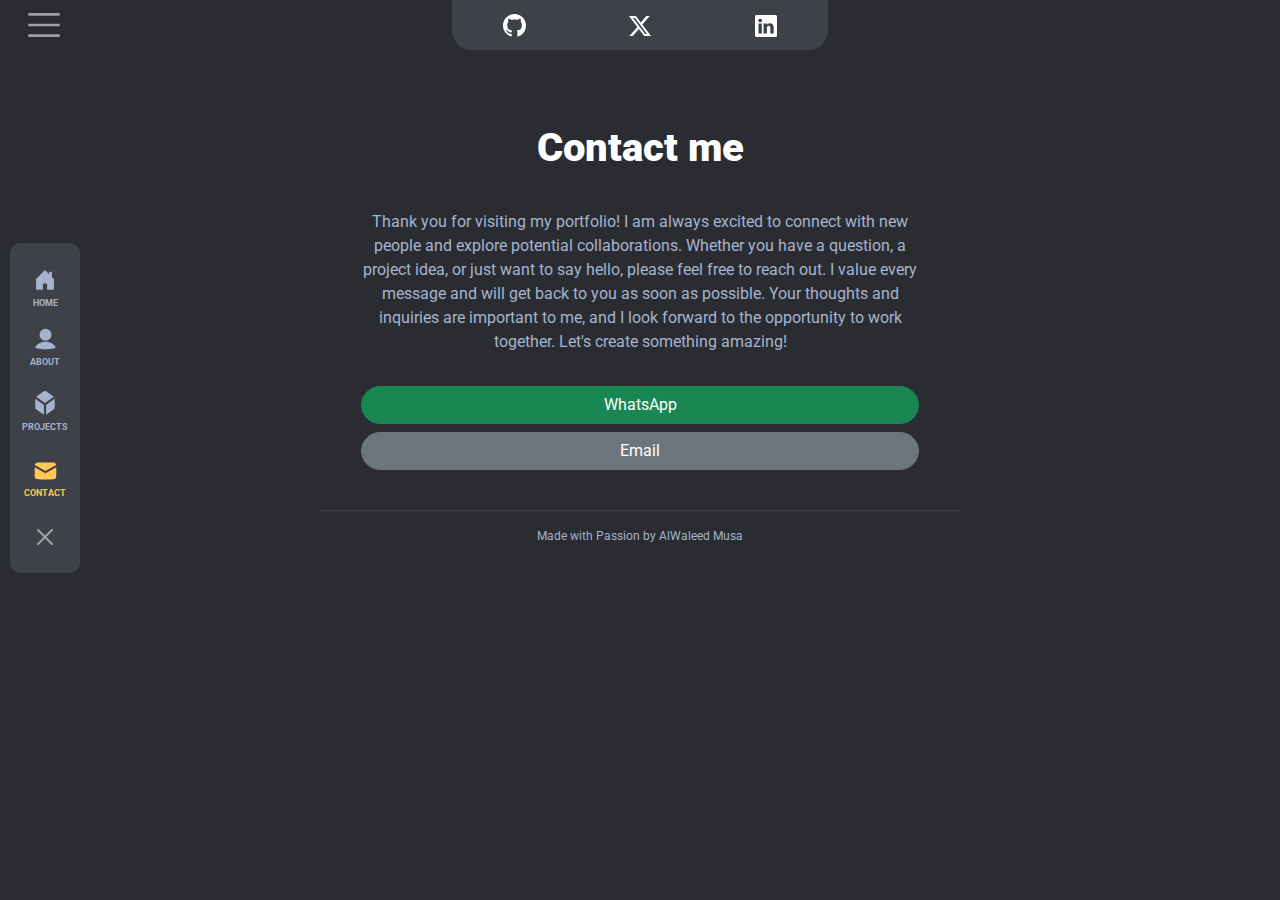
<file: contact.html>
<!doctype html>
<html lang="en">
<head>
    <meta charset="utf-8">
    <meta name="viewport" content="width=device-width, initial-scale=1">
    <title>AlWaleed Madibo | Contact</title>
    <link href="https://cdn.jsdelivr.net/npm/bootstrap@5.3.3/dist/css/bootstrap.min.css" rel="stylesheet" integrity="sha384-QWTKZyjpPEjISv5WaRU9OFeRpok6YctnYmDr5pNlyT2bRjXh0JMhjY6hW+ALEwIH" crossorigin="anonymous">
    <link rel="stylesheet" href="/static/css/index.css">
    <link rel="stylesheet" href="/static/css/contact.css">
    <link rel="preconnect" href="https://fonts.googleapis.com">
    <link rel="preconnect" href="https://fonts.gstatic.com" crossorigin>
    <link href="https://fonts.googleapis.com/css2?family=Roboto:ital,wght@0,100;0,300;0,400;0,500;0,700;0,900;1,100;1,300;1,400;1,500;1,700;1,900&display=swap" rel="stylesheet">
</head>
<body>
    <div class="container-fluid">
        <!-- top socials menu -->
        <div class="d-flex justify-content-center align-items-center mt-lg-0 mt-4 pb-3">
            <div class="position-absolute start-0">
            <nav class="navbar navbar-dark">
                <div class="container-fluid">
                <button class="navbar-toggler border-0" style="box-shadow: none;" type="button" data-bs-toggle="collapse" data-bs-target="#navbarToggleExternalContent" aria-controls="navbarToggleExternalContent" aria-expanded="false" aria-label="Toggle navigation">
                    <span class="navbar-toggler-icon" style="width: 40px; height: 40px;"></span>
                </button>
                </div>
            </nav>
            </div>
            <div class="socials d-flex justify-content-around align-items-center d-lg-flex d-none">
            <!-- <a href="#">
                <svg xmlns="http://www.w3.org/2000/svg" width="22" height="22" fill="#FFFFFF" class="bi bi-translate" viewBox="0 0 16 16">
                <path d="M4.545 6.714 4.11 8H3l1.862-5h1.284L8 8H6.833l-.435-1.286zm1.634-.736L5.5 3.956h-.049l-.679 2.022z"/>
                <path d="M0 2a2 2 0 0 1 2-2h7a2 2 0 0 1 2 2v3h3a2 2 0 0 1 2 2v7a2 2 0 0 1-2 2H7a2 2 0 0 1-2-2v-3H2a2 2 0 0 1-2-2zm2-1a1 1 0 0 0-1 1v7a1 1 0 0 0 1 1h7a1 1 0 0 0 1-1V2a1 1 0 0 0-1-1zm7.138 9.995q.289.451.63.846c-.748.575-1.673 1.001-2.768 1.292.178.217.451.635.555.867 1.125-.359 2.08-.844 2.886-1.494.777.665 1.739 1.165 2.93 1.472.133-.254.414-.673.629-.89-1.125-.253-2.057-.694-2.82-1.284.681-.747 1.222-1.651 1.621-2.757H14V8h-3v1.047h.765c-.318.844-.74 1.546-1.272 2.13a6 6 0 0 1-.415-.492 2 2 0 0 1-.94.31"/>
                </svg>
            </a> -->
            <a href="https://github.com/alwaleedmusa">
                <svg xmlns="http://www.w3.org/2000/svg" width="23" height="23" fill="#FFFFFF" class="bi bi-github" viewBox="0 0 16 16">
                <path d="M8 0C3.58 0 0 3.58 0 8c0 3.54 2.29 6.53 5.47 7.59.4.07.55-.17.55-.38 0-.19-.01-.82-.01-1.49-2.01.37-2.53-.49-2.69-.94-.09-.23-.48-.94-.82-1.13-.28-.15-.68-.52-.01-.53.63-.01 1.08.58 1.23.82.72 1.21 1.87.87 2.33.66.07-.52.28-.87.51-1.07-1.78-.2-3.64-.89-3.64-3.95 0-.87.31-1.59.82-2.15-.08-.2-.36-1.02.08-2.12 0 0 .67-.21 2.2.82.64-.18 1.32-.27 2-.27s1.36.09 2 .27c1.53-1.04 2.2-.82 2.2-.82.44 1.1.16 1.92.08 2.12.51.56.82 1.27.82 2.15 0 3.07-1.87 3.75-3.65 3.95.29.25.54.73.54 1.48 0 1.07-.01 1.93-.01 2.2 0 .21.15.46.55.38A8.01 8.01 0 0 0 16 8c0-4.42-3.58-8-8-8"/>
                </svg>
            </a>
            <a href="https://x.com/jako_249">
                <svg xmlns="http://www.w3.org/2000/svg" width="22" height="22" fill="#FFFFFF" class="bi bi-twitter-x" viewBox="0 0 16 16">
                <path d="M12.6.75h2.454l-5.36 6.142L16 15.25h-4.937l-3.867-5.07-4.425 5.07H.316l5.733-6.57L0 .75h5.063l3.495 4.633L12.601.75Zm-.86 13.028h1.36L4.323 2.145H2.865z"/>
                </svg>
            </a>
            <a href="https://www.linkedin.com/in/alwaleed-musa-4105872b7/">
                <svg xmlns="http://www.w3.org/2000/svg" width="22" height="22" fill="#FFFFFF" class="bi bi-linkedin" viewBox="0 0 16 16">
                <path d="M0 1.146C0 .513.526 0 1.175 0h13.65C15.474 0 16 .513 16 1.146v13.708c0 .633-.526 1.146-1.175 1.146H1.175C.526 16 0 15.487 0 14.854zm4.943 12.248V6.169H2.542v7.225zm-1.2-8.212c.837 0 1.358-.554 1.358-1.248-.015-.709-.52-1.248-1.342-1.248S2.4 3.226 2.4 3.934c0 .694.521 1.248 1.327 1.248zm4.908 8.212V9.359c0-.216.016-.432.08-.586.173-.431.568-.878 1.232-.878.869 0 1.216.662 1.216 1.634v3.865h2.401V9.25c0-2.22-1.184-3.252-2.764-3.252-1.274 0-1.845.7-2.165 1.193v.025h-.016l.016-.025V6.169h-2.4c.03.678 0 7.225 0 7.225z"/>
                </svg>
            </a>
            </div>
            <!-- <a href="/" class="hire-me-btn position-absolute end-0 me-3">
                <svg style="margin-top: -5px;" xmlns="http://www.w3.org/2000/svg" width="22" height="22" fill="#323031" class="bi bi-house-door-fill" viewBox="0 0 16 16">
                    <path d="M6.5 14.5v-3.505c0-.245.25-.495.5-.495h2c.25 0 .5.25.5.5v3.5a.5.5 0 0 0 .5.5h4a.5.5 0 0 0 .5-.5v-7a.5.5 0 0 0-.146-.354L13 5.793V2.5a.5.5 0 0 0-.5-.5h-1a.5.5 0 0 0-.5.5v1.293L8.354 1.146a.5.5 0 0 0-.708 0l-6 6A.5.5 0 0 0 1.5 7.5v7a.5.5 0 0 0 .5.5h4a.5.5 0 0 0 .5-.5"/>
                </svg>
            </a> -->
        </div>
        <!-- end of top socials menu -->
    </div>

    <!-- side menu -->
    <div class="d-lg-block d-none">
    <div class="collapse side-menu show" style="position: fixed; top: 27%; left: 10px; width: 70px; height: 760px;" id="navbarToggleExternalContent" data-bs-theme="dark">
        <div class="p-4 d-flex flex-column justify-content-center align-items-center text-center" style="background-color: #3E4147; border-radius: 10px;">
        <div>
            <a href="/" style="text-decoration: none;">
            <svg xmlns="http://www.w3.org/2000/svg" width="22" height="24" fill="#a5b3ce" class="bi bi-house-door-fill" viewBox="0 0 16 16">
                <path d="M6.5 14.5v-3.505c0-.245.25-.495.5-.495h2c.25 0 .5.25.5.5v3.5a.5.5 0 0 0 .5.5h4a.5.5 0 0 0 .5-.5v-7a.5.5 0 0 0-.146-.354L13 5.793V2.5a.5.5 0 0 0-.5-.5h-1a.5.5 0 0 0-.5.5v1.293L8.354 1.146a.5.5 0 0 0-.708 0l-6 6A.5.5 0 0 0 1.5 7.5v7a.5.5 0 0 0 .5.5h4a.5.5 0 0 0 .5-.5"/>
            </svg>  
            <p class="menu-text">Home</p>
            </a>
        </div>
        <div>
            <a href="/aboutme.html" style="text-decoration: none;">
            <svg width="21" height="24" viewBox="0 0 22 23" fill="#a5b3ce" xmlns="http://www.w3.org/2000/svg">
                <path d="M20.7555 21.2169C21.3451 21.094 21.6962 20.478 21.4164 19.9446C20.6659 18.5139 19.438 17.2568 17.8485 16.3082C15.8838 15.1356 13.4765 14.5 11 14.5C8.52346 14.5 6.11615 15.1356 4.1514 16.3082C2.56196 17.2568 1.33401 18.5139 0.583527 19.9446C0.303753 20.478 0.654828 21.094 1.24444 21.2169L2.8391 21.5492C8.22185 22.671 13.7781 22.671 19.1608 21.5492L20.7555 21.2169Z" fill="#a5b3ce"/>
                <circle cx="11" cy="7" r="6.25" fill="#a5b3ce"/>
            </svg>
            <p class="menu-text">About</p>
            </a>
        </div>
        <div class="pt-1">
            <a href="/projects.html" style="text-decoration: none;">
            <svg width="20" height="26" viewBox="0 0 18 22" fill="#a5b3ce" xmlns="http://www.w3.org/2000/svg">
                <path fill-rule="evenodd" clip-rule="evenodd" d="M6.67505 20.5893L1.92505 17.1965C1.1039 16.6099 0.693329 16.3167 0.471665 15.8859C0.25 15.4552 0.25 14.9507 0.25 13.9415V8.05849C0.25 7.73714 0.25 7.46696 0.257158 7.23403L8 12.7646V21.4813C7.64325 21.2809 7.22699 20.9836 6.67505 20.5893ZM10 21.4813C10.3567 21.2809 10.773 20.9836 11.325 20.5893L16.075 17.1965L16.075 17.1965C16.8961 16.6099 17.3067 16.3167 17.5283 15.8859C17.75 15.4552 17.75 14.9507 17.75 13.9415V8.05849C17.75 7.73714 17.75 7.46696 17.7428 7.23403L10 12.7646V21.4813ZM16.8776 5.39429L9 11.0211L1.12244 5.39429C1.33373 5.22593 1.59653 5.03821 1.92505 4.80355L6.67505 1.4107L6.67505 1.4107C7.79773 0.608782 8.35907 0.207825 9 0.207825C9.64093 0.207825 10.2023 0.608783 11.325 1.4107L16.075 4.80356C16.4035 5.03821 16.6663 5.22593 16.8776 5.39429Z" fill="#a5b3ce"/>
            </svg>
            <p class="menu-text">Projects</p>
            </a>
        </div>
        <div class="pt-2">
            <a href="#" class="active-icon" style="text-decoration: none;">
            <svg width="23" height="18" viewBox="0 0 24 18" fill="#a5b3ce" xmlns="http://www.w3.org/2000/svg">
                <path fill-rule="evenodd" clip-rule="evenodd" d="M0.752394 5.14529C0.75 5.48754 0.75 5.85498 0.75 6.25V11.75C0.75 14.5784 0.75 15.9926 1.62868 16.8713C2.50736 17.75 3.92157 17.75 6.75 17.75H17.25C20.0784 17.75 21.4926 17.75 22.3713 16.8713C23.25 15.9926 23.25 14.5784 23.25 11.75V6.25C23.25 5.85498 23.25 5.48754 23.2476 5.14529L12.9713 10.8544C12.3672 11.1899 11.6328 11.1899 11.0287 10.8544L0.752394 5.14529ZM0.853678 3.00513C0.984025 3.01865 1.11384 3.05818 1.23564 3.12584L12 9.10604L22.7644 3.12584C22.8862 3.05818 23.016 3.01866 23.1463 3.00514C23.0386 2.16313 22.819 1.57639 22.3713 1.12868C21.4926 0.25 20.0784 0.25 17.25 0.25H6.75C3.92157 0.25 2.50736 0.25 1.62868 1.12868C1.18097 1.57639 0.961382 2.16313 0.853678 3.00513Z" fill="#a5b3ce"/>
            </svg>    
            <p class="menu-text">Contact</p>
            </a>
        </div>
        <button type="button" style="box-shadow: none; color: #a5b3ce;" class="btn-close mt-2" data-bs-toggle="collapse" data-bs-target="#navbarToggleExternalContent" aria-label="Close Toggle navigation"></button>
        </div>
    </div>
    </div>
    <!-- end of side menu -->

    <!-- side menu mobile view -->
    <div class="d-lg-none">
    <div class="collapse mx-auto side-menu" style="width: 80%" id="navbarToggleExternalContent" data-bs-theme="dark">
        <div class="mt-4 d-flex justify-content-around align-itmes-center text-center" style="background-color: #3E4147; border-radius: 5px;">
        <div class="pt-lg-0 mt-3">
            <a href="/" style="text-decoration: none;">
            <svg xmlns="http://www.w3.org/2000/svg" width="22" height="22" fill="#a5b3ce" class="bi bi-house-door-fill" viewBox="0 0 16 16">
                <path d="M6.5 14.5v-3.505c0-.245.25-.495.5-.495h2c.25 0 .5.25.5.5v3.5a.5.5 0 0 0 .5.5h4a.5.5 0 0 0 .5-.5v-7a.5.5 0 0 0-.146-.354L13 5.793V2.5a.5.5 0 0 0-.5-.5h-1a.5.5 0 0 0-.5.5v1.293L8.354 1.146a.5.5 0 0 0-.708 0l-6 6A.5.5 0 0 0 1.5 7.5v7a.5.5 0 0 0 .5.5h4a.5.5 0 0 0 .5-.5"/>
            </svg>  
            <p class="menu-text">Home</p>
            </a>
        </div>
        <div class="pt-lg-0 mt-3">
            <a href="/aboutme.html" style="text-decoration: none;">
            <svg width="22" height="21" viewBox="0 0 22 23" fill="#a5b3ce" xmlns="http://www.w3.org/2000/svg">
                <path d="M20.7555 21.2169C21.3451 21.094 21.6962 20.478 21.4164 19.9446C20.6659 18.5139 19.438 17.2568 17.8485 16.3082C15.8838 15.1356 13.4765 14.5 11 14.5C8.52346 14.5 6.11615 15.1356 4.1514 16.3082C2.56196 17.2568 1.33401 18.5139 0.583527 19.9446C0.303753 20.478 0.654828 21.094 1.24444 21.2169L2.8391 21.5492C8.22185 22.671 13.7781 22.671 19.1608 21.5492L20.7555 21.2169Z" fill="#a5b3ce"/>
                <circle cx="11" cy="7" r="6.25" fill="#a5b3ce"/>
            </svg>
            <div>
                <p class="menu-text">About</p>
            </div>
            </a>
        </div>
        <div class="pt-lg-1 mt-3">
            <a href="/projects.html" style="text-decoration: none;">
            <svg width="20" height="21" viewBox="0 0 18 22" fill="#a5b3ce" xmlns="http://www.w3.org/2000/svg">
                <path fill-rule="evenodd" clip-rule="evenodd" d="M6.67505 20.5893L1.92505 17.1965C1.1039 16.6099 0.693329 16.3167 0.471665 15.8859C0.25 15.4552 0.25 14.9507 0.25 13.9415V8.05849C0.25 7.73714 0.25 7.46696 0.257158 7.23403L8 12.7646V21.4813C7.64325 21.2809 7.22699 20.9836 6.67505 20.5893ZM10 21.4813C10.3567 21.2809 10.773 20.9836 11.325 20.5893L16.075 17.1965L16.075 17.1965C16.8961 16.6099 17.3067 16.3167 17.5283 15.8859C17.75 15.4552 17.75 14.9507 17.75 13.9415V8.05849C17.75 7.73714 17.75 7.46696 17.7428 7.23403L10 12.7646V21.4813ZM16.8776 5.39429L9 11.0211L1.12244 5.39429C1.33373 5.22593 1.59653 5.03821 1.92505 4.80355L6.67505 1.4107L6.67505 1.4107C7.79773 0.608782 8.35907 0.207825 9 0.207825C9.64093 0.207825 10.2023 0.608783 11.325 1.4107L16.075 4.80356C16.4035 5.03821 16.6663 5.22593 16.8776 5.39429Z" fill="#a5b3ce"/>
            </svg>
            <div>
                <p class="menu-text">Projects</p>
            </div>
            </a>
        </div>
        <div class="pt-lg-2 mt-3">
            <a href="#" class="active-icon" style="text-decoration: none;">
            <svg width="24" height="21" viewBox="0 0 24 18" fill="#a5b3ce" xmlns="http://www.w3.org/2000/svg">
                <path fill-rule="evenodd" clip-rule="evenodd" d="M0.752394 5.14529C0.75 5.48754 0.75 5.85498 0.75 6.25V11.75C0.75 14.5784 0.75 15.9926 1.62868 16.8713C2.50736 17.75 3.92157 17.75 6.75 17.75H17.25C20.0784 17.75 21.4926 17.75 22.3713 16.8713C23.25 15.9926 23.25 14.5784 23.25 11.75V6.25C23.25 5.85498 23.25 5.48754 23.2476 5.14529L12.9713 10.8544C12.3672 11.1899 11.6328 11.1899 11.0287 10.8544L0.752394 5.14529ZM0.853678 3.00513C0.984025 3.01865 1.11384 3.05818 1.23564 3.12584L12 9.10604L22.7644 3.12584C22.8862 3.05818 23.016 3.01866 23.1463 3.00514C23.0386 2.16313 22.819 1.57639 22.3713 1.12868C21.4926 0.25 20.0784 0.25 17.25 0.25H6.75C3.92157 0.25 2.50736 0.25 1.62868 1.12868C1.18097 1.57639 0.961382 2.16313 0.853678 3.00513Z" fill="##a5b3ce"/>
            </svg>
            <div>
                <p class="menu-text">Contact</p>
            </div>  
            </a>
        </div>
        </div>
    </div>
    </div>
    <!-- end of side menu mobile view -->

    <!-- contact me section -->
    <div class="container">
        <div class="row mt-5 pt-1 pb-4">
            <p class="big-header text-center pb-3">Contact me</p>
            <div class="aboutme p-lg-0 col-lg-6 col-12 mx-auto text-center">
            <p style="color: #a5b3ce; padding-bottom: 1em;">
                Thank you for visiting my portfolio! I am always excited to connect with new people and explore potential collaborations. Whether you have a question, a project idea, or just want to say hello, please feel free to reach out. I value every message and will get back to you as soon as possible. Your thoughts and inquiries are important to me, and I look forward to the opportunity to work together. Let's create something amazing!
            </p>
            </div>
            <div class="contact-me-btn w-100 d-grid gap-2 col-6 mx-auto">
            <a href="https://wa.me/201275090773" class="btn btn-success" type="button">WhatsApp</a>
            <a href="mailto:alwaleedmusa249@gmail.com" class="btn btn-secondary" type="button">Email</a>
            </div>
        </div>
    </div>
    <!-- end of contact me section -->

    <!-- footer -->
    <div class="container-fluid footer">
        <div class="row mt-3">
            <div class="col-md-6 col-10 mx-auto pt-3" style="border-top: 1px solid #3E4147;">
                <div class="d-lg-none d-block">
                    <div class="d-flex justify-content-around pb-4">
                        <a href="https://github.com/alwaleedmusa">
                            <svg xmlns="http://www.w3.org/2000/svg" width="23" height="23" fill="#FFFFFF" class="bi bi-github" viewBox="0 0 16 16">
                            <path d="M8 0C3.58 0 0 3.58 0 8c0 3.54 2.29 6.53 5.47 7.59.4.07.55-.17.55-.38 0-.19-.01-.82-.01-1.49-2.01.37-2.53-.49-2.69-.94-.09-.23-.48-.94-.82-1.13-.28-.15-.68-.52-.01-.53.63-.01 1.08.58 1.23.82.72 1.21 1.87.87 2.33.66.07-.52.28-.87.51-1.07-1.78-.2-3.64-.89-3.64-3.95 0-.87.31-1.59.82-2.15-.08-.2-.36-1.02.08-2.12 0 0 .67-.21 2.2.82.64-.18 1.32-.27 2-.27s1.36.09 2 .27c1.53-1.04 2.2-.82 2.2-.82.44 1.1.16 1.92.08 2.12.51.56.82 1.27.82 2.15 0 3.07-1.87 3.75-3.65 3.95.29.25.54.73.54 1.48 0 1.07-.01 1.93-.01 2.2 0 .21.15.46.55.38A8.01 8.01 0 0 0 16 8c0-4.42-3.58-8-8-8"/>
                            </svg>
                        </a>
                        <a href="https://x.com/jako_249">
                            <svg xmlns="http://www.w3.org/2000/svg" width="22" height="22" fill="#FFFFFF" class="bi bi-twitter-x" viewBox="0 0 16 16">
                            <path d="M12.6.75h2.454l-5.36 6.142L16 15.25h-4.937l-3.867-5.07-4.425 5.07H.316l5.733-6.57L0 .75h5.063l3.495 4.633L12.601.75Zm-.86 13.028h1.36L4.323 2.145H2.865z"/>
                            </svg>
                        </a>
                        <a href="https://www.linkedin.com/in/alwaleed-musa-4105872b7/">
                            <svg xmlns="http://www.w3.org/2000/svg" width="22" height="22" fill="#FFFFFF" class="bi bi-linkedin" viewBox="0 0 16 16">
                            <path d="M0 1.146C0 .513.526 0 1.175 0h13.65C15.474 0 16 .513 16 1.146v13.708c0 .633-.526 1.146-1.175 1.146H1.175C.526 16 0 15.487 0 14.854zm4.943 12.248V6.169H2.542v7.225zm-1.2-8.212c.837 0 1.358-.554 1.358-1.248-.015-.709-.52-1.248-1.342-1.248S2.4 3.226 2.4 3.934c0 .694.521 1.248 1.327 1.248zm4.908 8.212V9.359c0-.216.016-.432.08-.586.173-.431.568-.878 1.232-.878.869 0 1.216.662 1.216 1.634v3.865h2.401V9.25c0-2.22-1.184-3.252-2.764-3.252-1.274 0-1.845.7-2.165 1.193v.025h-.016l.016-.025V6.169h-2.4c.03.678 0 7.225 0 7.225z"/>
                            </svg>
                        </a>
                    </div>
                    <p class="text-center pb-1" style="font-size: 12px; color: #a5b3ce;">Made with Passion by AlWaleed Musa</p>
                </div>
                <p class="text-center pb-1 d-lg-block d-none" style="font-size: 12px; color: #a5b3ce;">Made with Passion by AlWaleed Musa
                </p>
            </div>
        </div>
    </div>
    <!-- end of footer -->

    <script src="https://cdn.jsdelivr.net/npm/bootstrap@5.3.3/dist/js/bootstrap.bundle.min.js" integrity="sha384-YvpcrYf0tY3lHB60NNkmXc5s9fDVZLESaAA55NDzOxhy9GkcIdslK1eN7N6jIeHz" crossorigin="anonymous"></script>
</body>
</html>
</file>
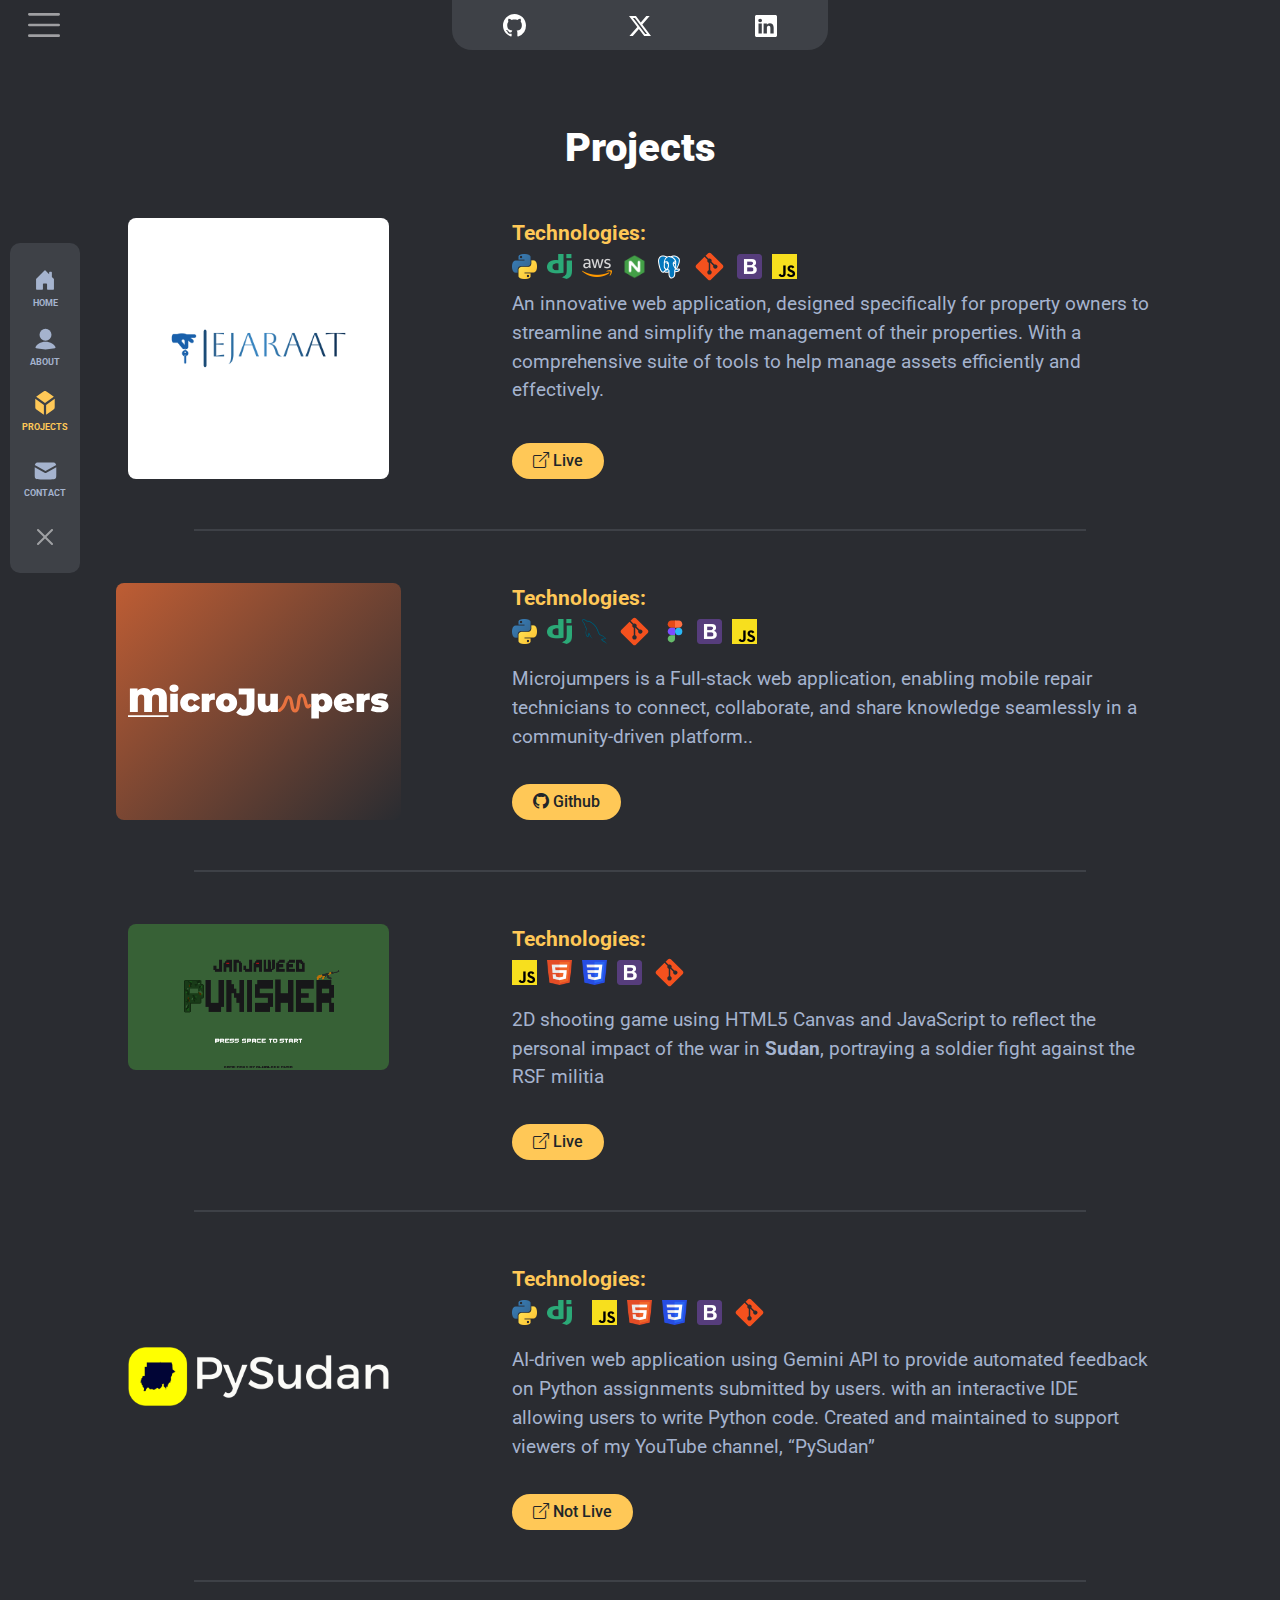
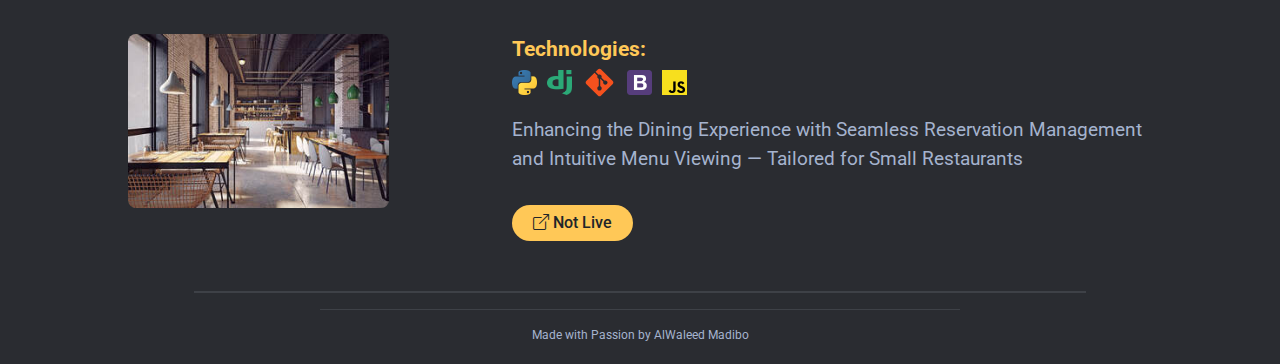
<file: projects.html>
<!DOCTYPE html>
<html lang="en">
    <head>
        <meta charset="utf-8" />
        <meta name="viewport" content="width=device-width, initial-scale=1" />
        <title>AlWaleed Madibo | About</title>
        <link
            href="https://cdn.jsdelivr.net/npm/bootstrap@5.3.3/dist/css/bootstrap.min.css"
            rel="stylesheet"
            integrity="sha384-QWTKZyjpPEjISv5WaRU9OFeRpok6YctnYmDr5pNlyT2bRjXh0JMhjY6hW+ALEwIH"
            crossorigin="anonymous"
        />
        <link rel="stylesheet" href="/static/css/aboutme.css">
        <link rel="stylesheet" href="/static/css/index.css">
        <link rel="stylesheet" href="/static/css/projects.css">
        <link rel="preconnect" href="https://fonts.googleapis.com" />
        <link rel="preconnect" href="https://fonts.gstatic.com" crossorigin />
        <link
            href="https://fonts.googleapis.com/css2?family=Roboto:ital,wght@0,100;0,300;0,400;0,500;0,700;0,900;1,100;1,300;1,400;1,500;1,700;1,900&display=swap"
            rel="stylesheet"
        />
        <link rel="stylesheet" href="https://cdn.jsdelivr.net/npm/bootstrap-icons@1.11.3/font/bootstrap-icons.min.css">
    </head>
    <body>
        <div class="container-fluid">
            <!-- top socials menu -->
            <div class="d-flex justify-content-center align-items-center mt-lg-0 mt-4 pb-3">
            <div class="position-absolute start-0">
                <nav class="navbar navbar-dark">
                <div class="container-fluid">
                    <button class="navbar-toggler border-0" style="box-shadow: none;" type="button" data-bs-toggle="collapse" data-bs-target="#navbarToggleExternalContent" aria-controls="navbarToggleExternalContent" aria-expanded="false" aria-label="Toggle navigation">
                    <span class="navbar-toggler-icon" style="width: 40px; height: 40px;"></span>
                    </button>
                </div>
                </nav>
            </div>
            <div class="socials d-flex justify-content-around align-items-center d-lg-flex d-none">
                <!-- <a href="#">
                <svg xmlns="http://www.w3.org/2000/svg" width="22" height="22" fill="#FFFFFF" class="bi bi-translate" viewBox="0 0 16 16">
                    <path d="M4.545 6.714 4.11 8H3l1.862-5h1.284L8 8H6.833l-.435-1.286zm1.634-.736L5.5 3.956h-.049l-.679 2.022z"/>
                    <path d="M0 2a2 2 0 0 1 2-2h7a2 2 0 0 1 2 2v3h3a2 2 0 0 1 2 2v7a2 2 0 0 1-2 2H7a2 2 0 0 1-2-2v-3H2a2 2 0 0 1-2-2zm2-1a1 1 0 0 0-1 1v7a1 1 0 0 0 1 1h7a1 1 0 0 0 1-1V2a1 1 0 0 0-1-1zm7.138 9.995q.289.451.63.846c-.748.575-1.673 1.001-2.768 1.292.178.217.451.635.555.867 1.125-.359 2.08-.844 2.886-1.494.777.665 1.739 1.165 2.93 1.472.133-.254.414-.673.629-.89-1.125-.253-2.057-.694-2.82-1.284.681-.747 1.222-1.651 1.621-2.757H14V8h-3v1.047h.765c-.318.844-.74 1.546-1.272 2.13a6 6 0 0 1-.415-.492 2 2 0 0 1-.94.31"/>
                </svg>
                </a> -->
                <a href="https://github.com/alwaleedmusa">
                <svg xmlns="http://www.w3.org/2000/svg" width="23" height="23" fill="#FFFFFF" class="bi bi-github" viewBox="0 0 16 16">
                    <path d="M8 0C3.58 0 0 3.58 0 8c0 3.54 2.29 6.53 5.47 7.59.4.07.55-.17.55-.38 0-.19-.01-.82-.01-1.49-2.01.37-2.53-.49-2.69-.94-.09-.23-.48-.94-.82-1.13-.28-.15-.68-.52-.01-.53.63-.01 1.08.58 1.23.82.72 1.21 1.87.87 2.33.66.07-.52.28-.87.51-1.07-1.78-.2-3.64-.89-3.64-3.95 0-.87.31-1.59.82-2.15-.08-.2-.36-1.02.08-2.12 0 0 .67-.21 2.2.82.64-.18 1.32-.27 2-.27s1.36.09 2 .27c1.53-1.04 2.2-.82 2.2-.82.44 1.1.16 1.92.08 2.12.51.56.82 1.27.82 2.15 0 3.07-1.87 3.75-3.65 3.95.29.25.54.73.54 1.48 0 1.07-.01 1.93-.01 2.2 0 .21.15.46.55.38A8.01 8.01 0 0 0 16 8c0-4.42-3.58-8-8-8"/>
                </svg>
                </a>
                <a href="https://x.com/jako_249">
                <svg xmlns="http://www.w3.org/2000/svg" width="22" height="22" fill="#FFFFFF" class="bi bi-twitter-x" viewBox="0 0 16 16">
                    <path d="M12.6.75h2.454l-5.36 6.142L16 15.25h-4.937l-3.867-5.07-4.425 5.07H.316l5.733-6.57L0 .75h5.063l3.495 4.633L12.601.75Zm-.86 13.028h1.36L4.323 2.145H2.865z"/>
                </svg>
                </a>
                <a href="https://www.linkedin.com/in/alwaleed-musa-4105872b7/">
                <svg xmlns="http://www.w3.org/2000/svg" width="22" height="22" fill="#FFFFFF" class="bi bi-linkedin" viewBox="0 0 16 16">
                    <path d="M0 1.146C0 .513.526 0 1.175 0h13.65C15.474 0 16 .513 16 1.146v13.708c0 .633-.526 1.146-1.175 1.146H1.175C.526 16 0 15.487 0 14.854zm4.943 12.248V6.169H2.542v7.225zm-1.2-8.212c.837 0 1.358-.554 1.358-1.248-.015-.709-.52-1.248-1.342-1.248S2.4 3.226 2.4 3.934c0 .694.521 1.248 1.327 1.248zm4.908 8.212V9.359c0-.216.016-.432.08-.586.173-.431.568-.878 1.232-.878.869 0 1.216.662 1.216 1.634v3.865h2.401V9.25c0-2.22-1.184-3.252-2.764-3.252-1.274 0-1.845.7-2.165 1.193v.025h-.016l.016-.025V6.169h-2.4c.03.678 0 7.225 0 7.225z"/>
                </svg>
                </a>
            </div>
            <!-- <a href="/contact.html" class="hire-me-btn position-absolute end-0 me-3">Contact</a> -->
            </div>
            <!-- end of top socials menu -->
        </div>
    
        <!-- side menu -->
        <div class="d-lg-block d-none">
            <div class="collapse side-menu show" style="position: fixed; top: 27%; left: 10px; width: 70px; height: 760px;" id="navbarToggleExternalContent" data-bs-theme="dark">
            <div class="p-4 d-flex flex-column justify-content-center align-items-center text-center" style="background-color: #3E4147; border-radius: 10px;">
                <div>
                    <a href="/" style="text-decoration: none;">
                    <svg xmlns="http://www.w3.org/2000/svg" width="22" height="24" fill="#a5b3ce" class="bi bi-house-door-fill" viewBox="0 0 16 16">
                        <path d="M6.5 14.5v-3.505c0-.245.25-.495.5-.495h2c.25 0 .5.25.5.5v3.5a.5.5 0 0 0 .5.5h4a.5.5 0 0 0 .5-.5v-7a.5.5 0 0 0-.146-.354L13 5.793V2.5a.5.5 0 0 0-.5-.5h-1a.5.5 0 0 0-.5.5v1.293L8.354 1.146a.5.5 0 0 0-.708 0l-6 6A.5.5 0 0 0 1.5 7.5v7a.5.5 0 0 0 .5.5h4a.5.5 0 0 0 .5-.5"/>
                    </svg>  
                    <p class="menu-text">Home</p>
                    </a>
                </div>
                <div>
                    <a href="/aboutme.html" style="text-decoration: none;">
                        <svg width="21" height="24" viewBox="0 0 22 23" fill="#a5b3ce" xmlns="http://www.w3.org/2000/svg">
                            <path d="M20.7555 21.2169C21.3451 21.094 21.6962 20.478 21.4164 19.9446C20.6659 18.5139 19.438 17.2568 17.8485 16.3082C15.8838 15.1356 13.4765 14.5 11 14.5C8.52346 14.5 6.11615 15.1356 4.1514 16.3082C2.56196 17.2568 1.33401 18.5139 0.583527 19.9446C0.303753 20.478 0.654828 21.094 1.24444 21.2169L2.8391 21.5492C8.22185 22.671 13.7781 22.671 19.1608 21.5492L20.7555 21.2169Z" fill="#a5b3ce"/>
                            <circle cx="11" cy="7" r="6.25" fill="#a5b3ce"/>
                        </svg>
                        <p class="menu-text">About</p>
                    </a>
                </div>
                <div class="pt-1">
                    <a href="/projects.html" class="active-icon" style="text-decoration: none;">
                        <svg width="20" height="26" viewBox="0 0 18 22" fill="#a5b3ce" xmlns="http://www.w3.org/2000/svg">
                        <path fill-rule="evenodd" clip-rule="evenodd" d="M6.67505 20.5893L1.92505 17.1965C1.1039 16.6099 0.693329 16.3167 0.471665 15.8859C0.25 15.4552 0.25 14.9507 0.25 13.9415V8.05849C0.25 7.73714 0.25 7.46696 0.257158 7.23403L8 12.7646V21.4813C7.64325 21.2809 7.22699 20.9836 6.67505 20.5893ZM10 21.4813C10.3567 21.2809 10.773 20.9836 11.325 20.5893L16.075 17.1965L16.075 17.1965C16.8961 16.6099 17.3067 16.3167 17.5283 15.8859C17.75 15.4552 17.75 14.9507 17.75 13.9415V8.05849C17.75 7.73714 17.75 7.46696 17.7428 7.23403L10 12.7646V21.4813ZM16.8776 5.39429L9 11.0211L1.12244 5.39429C1.33373 5.22593 1.59653 5.03821 1.92505 4.80355L6.67505 1.4107L6.67505 1.4107C7.79773 0.608782 8.35907 0.207825 9 0.207825C9.64093 0.207825 10.2023 0.608783 11.325 1.4107L16.075 4.80356C16.4035 5.03821 16.6663 5.22593 16.8776 5.39429Z" fill="#a5b3ce"/>
                        </svg>
                        <p class="menu-text">Projects</p>
                    </a>
                </div>
                <div class="pt-2">
                    <a href="/contact.html" style="text-decoration: none;">
                        <svg width="23" height="18" viewBox="0 0 24 18" fill="#a5b3ce" xmlns="http://www.w3.org/2000/svg">
                        <path fill-rule="evenodd" clip-rule="evenodd" d="M0.752394 5.14529C0.75 5.48754 0.75 5.85498 0.75 6.25V11.75C0.75 14.5784 0.75 15.9926 1.62868 16.8713C2.50736 17.75 3.92157 17.75 6.75 17.75H17.25C20.0784 17.75 21.4926 17.75 22.3713 16.8713C23.25 15.9926 23.25 14.5784 23.25 11.75V6.25C23.25 5.85498 23.25 5.48754 23.2476 5.14529L12.9713 10.8544C12.3672 11.1899 11.6328 11.1899 11.0287 10.8544L0.752394 5.14529ZM0.853678 3.00513C0.984025 3.01865 1.11384 3.05818 1.23564 3.12584L12 9.10604L22.7644 3.12584C22.8862 3.05818 23.016 3.01866 23.1463 3.00514C23.0386 2.16313 22.819 1.57639 22.3713 1.12868C21.4926 0.25 20.0784 0.25 17.25 0.25H6.75C3.92157 0.25 2.50736 0.25 1.62868 1.12868C1.18097 1.57639 0.961382 2.16313 0.853678 3.00513Z" fill="#a5b3ce"/>
                        </svg>    
                        <p class="menu-text">Contact</p>
                    </a>
                </div>
                <button type="button" style="box-shadow: none; color: #a5b3ce;" class="btn-close mt-2" data-bs-toggle="collapse" data-bs-target="#navbarToggleExternalContent" aria-label="Close Toggle navigation"></button>
            </div>
            </div>
        </div>
        <!-- end of side menu -->
    
        <!-- side menu mobile view -->
        <div class="d-lg-none">
            <div class="collapse mx-auto side-menu" style="width: 80%" id="navbarToggleExternalContent" data-bs-theme="dark">
            <div class="mt-4 d-flex justify-content-around align-itmes-center text-center" style="background-color: #3E4147; border-radius: 5px;">
                <div class="pt-lg-0 mt-3">
                    <a href="/" style="text-decoration: none;">
                    <svg xmlns="http://www.w3.org/2000/svg" width="22" height="22" fill="#a5b3ce" class="bi bi-house-door-fill" viewBox="0 0 16 16">
                        <path d="M6.5 14.5v-3.505c0-.245.25-.495.5-.495h2c.25 0 .5.25.5.5v3.5a.5.5 0 0 0 .5.5h4a.5.5 0 0 0 .5-.5v-7a.5.5 0 0 0-.146-.354L13 5.793V2.5a.5.5 0 0 0-.5-.5h-1a.5.5 0 0 0-.5.5v1.293L8.354 1.146a.5.5 0 0 0-.708 0l-6 6A.5.5 0 0 0 1.5 7.5v7a.5.5 0 0 0 .5.5h4a.5.5 0 0 0 .5-.5"/>
                    </svg>  
                    <p class="menu-text">Home</p>
                    </a>
                </div>
                <div class="pt-lg-0 mt-3">
                    <a href="/aboutme.html" style="text-decoration: none;">
                        <svg width="22" height="21" viewBox="0 0 22 23" fill="#a5b3ce" xmlns="http://www.w3.org/2000/svg">
                            <path d="M20.7555 21.2169C21.3451 21.094 21.6962 20.478 21.4164 19.9446C20.6659 18.5139 19.438 17.2568 17.8485 16.3082C15.8838 15.1356 13.4765 14.5 11 14.5C8.52346 14.5 6.11615 15.1356 4.1514 16.3082C2.56196 17.2568 1.33401 18.5139 0.583527 19.9446C0.303753 20.478 0.654828 21.094 1.24444 21.2169L2.8391 21.5492C8.22185 22.671 13.7781 22.671 19.1608 21.5492L20.7555 21.2169Z" fill="#a5b3ce"/>
                            <circle cx="11" cy="7" r="6.25" fill="#a5b3ce"/>
                        </svg>
                        <div>
                        <p class="menu-text">About</p>
                        </div>
                    </a>
                </div>
                <div class="pt-lg-1 mt-3">
                    <a href="/projects.html" class="active-icon" style="text-decoration: none;">
                        <svg width="20" height="21" viewBox="0 0 18 22" fill="#a5b3ce" xmlns="http://www.w3.org/2000/svg">
                        <path fill-rule="evenodd" clip-rule="evenodd" d="M6.67505 20.5893L1.92505 17.1965C1.1039 16.6099 0.693329 16.3167 0.471665 15.8859C0.25 15.4552 0.25 14.9507 0.25 13.9415V8.05849C0.25 7.73714 0.25 7.46696 0.257158 7.23403L8 12.7646V21.4813C7.64325 21.2809 7.22699 20.9836 6.67505 20.5893ZM10 21.4813C10.3567 21.2809 10.773 20.9836 11.325 20.5893L16.075 17.1965L16.075 17.1965C16.8961 16.6099 17.3067 16.3167 17.5283 15.8859C17.75 15.4552 17.75 14.9507 17.75 13.9415V8.05849C17.75 7.73714 17.75 7.46696 17.7428 7.23403L10 12.7646V21.4813ZM16.8776 5.39429L9 11.0211L1.12244 5.39429C1.33373 5.22593 1.59653 5.03821 1.92505 4.80355L6.67505 1.4107L6.67505 1.4107C7.79773 0.608782 8.35907 0.207825 9 0.207825C9.64093 0.207825 10.2023 0.608783 11.325 1.4107L16.075 4.80356C16.4035 5.03821 16.6663 5.22593 16.8776 5.39429Z" fill="#a5b3ce"/>
                        </svg>
                        <div>
                        <p class="menu-text">Projects</p>
                        </div>
                    </a>
                </div>
                <div class="pt-lg-2 mt-3">
                    <a href="/contact.html" style="text-decoration: none;">
                        <svg width="24" height="21" viewBox="0 0 24 18" fill="#a5b3ce" xmlns="http://www.w3.org/2000/svg">
                        <path fill-rule="evenodd" clip-rule="evenodd" d="M0.752394 5.14529C0.75 5.48754 0.75 5.85498 0.75 6.25V11.75C0.75 14.5784 0.75 15.9926 1.62868 16.8713C2.50736 17.75 3.92157 17.75 6.75 17.75H17.25C20.0784 17.75 21.4926 17.75 22.3713 16.8713C23.25 15.9926 23.25 14.5784 23.25 11.75V6.25C23.25 5.85498 23.25 5.48754 23.2476 5.14529L12.9713 10.8544C12.3672 11.1899 11.6328 11.1899 11.0287 10.8544L0.752394 5.14529ZM0.853678 3.00513C0.984025 3.01865 1.11384 3.05818 1.23564 3.12584L12 9.10604L22.7644 3.12584C22.8862 3.05818 23.016 3.01866 23.1463 3.00514C23.0386 2.16313 22.819 1.57639 22.3713 1.12868C21.4926 0.25 20.0784 0.25 17.25 0.25H6.75C3.92157 0.25 2.50736 0.25 1.62868 1.12868C1.18097 1.57639 0.961382 2.16313 0.853678 3.00513Z" fill="##a5b3ce"/>
                        </svg>
                        <div>
                        <p class="menu-text">Contact</p>
                        </div>  
                    </a>
                </div>
            </div>
            </div>
        </div>
        <!-- end of side menu mobile view -->

        <!-- Project section -->
        <div class="container">
            <div class="row mt-5 pt-1 gap-2">
                <p class="big-header text-center pb-3">Projects</p>
                <!-- Project Image -->
                <div class="col-md-3 col-11 mx-auto text-center">
                    <img src="/static/img/ejaraat.png" alt="project logo" class="rounded-3">
                </div>
                
                <!-- Project Details -->
                <div class="col-md-7 col-11 mx-auto text-white project-text d-flex flex-column justify-content-between">
                    <!-- Technologies Section -->
                    <div>
                        <p class="m-0 p-0" style="color: #ffc857; font-size: 1.3em"><strong>Technologies:</strong></p>
                        <div class="d-flex flex-wrap">
                            <div class="technologies flex-wrap d-flex align-items-center">
                                <img src="/static/img/python.png" alt="">
                                <img src="/static/img/django.png" alt="">
                                <img src="/static/img/aws.png" alt="" style="width: 30px; height: 30px;">
                                <img src="/static/img/nginx.png" alt="">
                                <img src="/static/img/postgresql.svg" alt="">
                                <img src="/static/img/git.svg" alt="" style="width: 35px; height: 35px;">
                                <img src="/static/img/bootstrap.png" alt="">
                                <img src="/static/img/js.png" alt="">
                            </div>
                        </div>
                    </div>
        
                    <!-- Project Description -->
                    <div class="overflow-y-auto mt-lg-0 mt-3" style="max-height: 14em; font-size: 1.2em">
                        <p>An innovative web application, designed specifically for property owners to streamline and simplify the management of their properties. With a comprehensive suite of tools to help manage assets efficiently and effectively.</p>
                    </div>
        
                    <!-- Project Buttons -->
                    <div class="d-flex justify-content-start gap-2 project-buttons mt-3">
                        <!-- Uncomment the GitHub button if needed -->
                        <!-- <a href="#" class="btn"><i class="bi bi-github"></i> Github</a> -->
                        <a href="http://ejaraat.live" target="_blank" class="btn"><i class="bi bi-box-arrow-up-right"></i> Live</a>
                    </div>
                </div>
            </div>

            <div class="divider"></div>

            <div class="row mt-5 pt-1 gap-2">
                <!-- Project Image -->
                <div class="microjumper-bg col-md-3 col-11 d-flex justify-content-center mx-auto text-center rounded-3">
                    <img src="/static/img/microjumpers.svg" alt="project logo">
                </div>
                
                <!-- Project Details -->
                <div class="col-md-7 col-11 mx-auto text-white project-text d-flex flex-column justify-content-between">
                    <!-- Technologies Section -->
                    <div>
                         <p class="m-0 p-0" style="color: #ffc857; font-size: 1.3em"><strong>Technologies:</strong></p>
                         <div class="d-flex flex-wrap">
                             <div class="technologies flex-wrap d-flex align-items-center">
                                 <img src="/static/img/python.png" alt="">
                                 <img src="/static/img/django.png" alt="">
                                 <img src="/static/img/mysql.png" alt="">
                                 <img src="/static/img/git.svg" alt="" style="width: 35px; height: 35px;">
                                 <img src="/static/img/figma.svg" alt="">
                                 <img src="/static/img/bootstrap.png" alt="">
                                 <img src="/static/img/js.png" alt="">
                             </div>
                         </div>
                    </div>
        
                    <!-- Project Description -->
                    <div class="overflow-y-auto mt-3" style="max-height: 14em; font-size: 1.2em">
                        <p>Microjumpers is a Full-stack web application, enabling mobile repair technicians to connect, collaborate, and share knowledge seamlessly in a community-driven platform..</p>
                    </div>
        
                    <!-- Project Buttons -->
                    <div class="d-flex justify-content-start gap-2 project-buttons mt-3">
                        <!-- Uncomment the GitHub button if needed -->
                        <a href="https://github.com/alwaleedmusa/microjumpers" target="_blank" class="btn"><i class="bi bi-github"></i> Github</a>
                        <!-- <a href="http://ejaraat.live" target="_blank" class="btn"><i class="bi bi-box-arrow-up-right"></i> Live</a> -->
                    </div>
                </div>
            </div>

            <div class="divider"></div>

            <div class="row mt-5 pt-1 gap-2">
                <!-- Project Image -->
                <div class="col-md-3 col-11 mx-auto text-center">
                    <img src="/static/img/janjaweedpunisher.png" alt="project logo" class="rounded-3">
                </div>
                
                <!-- Project Details -->
                <div class="col-md-7 col-11 mx-auto text-white project-text d-flex flex-column justify-content-between">
                    <!-- Technologies Section -->
                    <div>
                        <p class="m-0 p-0" style="color: #ffc857; font-size: 1.3em"><strong>Technologies:</strong></p>
                        <div class="d-flex flex-wrap">
                            <div class="technologies flex-wrap d-flex align-items-center">
                                <img src="/static/img/js.png" alt="">
                                <img src="/static/img/html.png" alt="">
                                <img src="/static/img/css.png" alt="">
                                <img src="/static/img/bootstrap.png" alt="">
                                <img src="/static/img/git.svg" alt="" style="width: 35px; height: 35px;">
                            </div>
                        </div>
                    </div>
        
                    <!-- Project Description -->
                    <div class="overflow-y-auto mt-3" style="max-height: 14em; font-size: 1.2em">
                        <p>2D shooting game using HTML5 Canvas and JavaScript to reflect the personal impact of the war in <strong>Sudan</strong>, portraying a soldier fight against the RSF militia</p>
                    </div>
        
                    <!-- Project Buttons -->
                    <div class="d-flex justify-content-start gap-2 project-buttons mt-3">
                        <!-- Uncomment the GitHub button if needed -->
                        <!-- <a href="https://github.com/alwaleedmusa/microjumpers" target="_blank" class="btn"><i class="bi bi-github"></i> Github</a> -->
                        <a href="https://janjaweedpunisher.netlify.app" target="_blank" class="btn"><i class="bi bi-box-arrow-up-right"></i> Live</a>
                    </div>
                </div>
            </div>

            <div class="divider"></div>

            <div class="row mt-5 pt-1 gap-2">
                <!-- Project Image -->
                <div class="pysudan-logo col-md-3 col-11 mx-auto text-center d-flex align-items-center">
                    <img src="/static/img/pysudan.png" alt="project logo" class="rounded-3">
                </div>
                
                <!-- Project Details -->
                <div class="col-md-7 col-11 mx-auto text-white project-text d-flex flex-column justify-content-between">
                    <!-- Technologies Section -->
                    <div>
                        <p class="m-0 p-0" style="color: #ffc857; font-size: 1.3em"><strong>Technologies:</strong></p>
                        <div class="d-flex flex-wrap">
                            <div class="technologies flex-wrap d-flex align-items-center">
                                <img src="/static/img/python.png" alt="">
                                <img src="/static/img/django.png" alt="">
                                <img src="/static/img/js.png" alt="" style="margin-left: 10px;">
                                <img src="/static/img/html.png" alt="">
                                <img src="/static/img/css.png" alt="">
                                <img src="/static/img/bootstrap.png" alt="">
                                <img src="/static/img/git.svg" alt="" style="width: 35px; height: 35px;">
                            </div>
                        </div>
                    </div>
        
                    <!-- Project Description -->
                    <div class="overflow-y-auto mt-3" style="max-height: 14em; font-size: 1.2em">
                        <p>AI-driven web application using Gemini API to provide automated feedback on Python assignments submitted by users. with an interactive IDE allowing users to write Python code. Created and maintained to support viewers of my YouTube channel, “PySudan”</p>
                    </div>
        
                    <!-- Project Buttons -->
                    <div class="d-flex justify-content-start gap-2 project-buttons mt-3">
                        <!-- Uncomment the GitHub button if needed -->
                        <!-- <a href="https://github.com/alwaleedmusa/microjumpers" target="_blank" class="btn"><i class="bi bi-github"></i> Github</a> -->
                        <a href="#" class="btn"><i class="bi bi-box-arrow-up-right"></i> Not Live</a>
                    </div>
                </div>
            </div>

            <div class="divider"></div>

            <div class="row mt-5 pt-1 gap-2">
                <!-- Project Image -->
                <div class="col-md-3 col-11 mx-auto text-center">
                    <img src="/static/img/restaurant_inside.jpg" alt="project logo" class="rounded-3">
                </div>
                
                <!-- Project Details -->
                <div class="col-md-7 col-11 mx-auto text-white project-text d-flex flex-column justify-content-between">
                    <!-- Technologies Section -->
                    <div>
                        <p class="m-0 p-0" style="color: #ffc857; font-size: 1.3em"><strong>Technologies:</strong></p>
                        <div class="d-flex flex-wrap">
                            <div class="technologies flex-wrap d-flex align-items-center">
                                <img src="/static/img/python.png" alt="">
                                <img src="/static/img/django.png" alt="">
                                <img src="/static/img/git.svg" alt="" style="width: 35px; height: 35px;">
                                <img src="/static/img/bootstrap.png" alt="">
                                <img src="/static/img/js.png" alt="">
                            </div>
                        </div>
                    </div>
        
                    <!-- Project Description -->
                    <div class="overflow-y-auto mt-3" style="max-height: 14em; font-size: 1.2em">
                        <p>Enhancing the Dining Experience with Seamless Reservation Management and Intuitive Menu Viewing — Tailored for Small Restaurants</p>
                    </div>
        
                    <!-- Project Buttons -->
                    <div class="d-flex justify-content-start gap-2 project-buttons mt-3">
                        <!-- Uncomment the GitHub button if needed -->
                        <!-- <a href="#" class="btn"><i class="bi bi-github"></i> Github</a> -->
                        <a href="#" class="btn"><i class="bi bi-box-arrow-up-right"></i> Not Live</a>
                    </div>
                </div>
            </div>

            <div class="divider"></div>            
        </div>
        
        <!--end of projects section -->

        <!-- footer -->
        <div class="container-fluid footer">
            <div class="row mt-3">
                <div class="col-md-6 col-10 mx-auto pt-3" style="border-top: 1px solid #3E4147;">
                    <div class="d-lg-none d-block">
                        <div class="d-flex justify-content-around pb-4">
                            <a href="https://github.com/alwaleedmusa">
                                <svg xmlns="http://www.w3.org/2000/svg" width="23" height="23" fill="#FFFFFF" class="bi bi-github" viewBox="0 0 16 16">
                                <path d="M8 0C3.58 0 0 3.58 0 8c0 3.54 2.29 6.53 5.47 7.59.4.07.55-.17.55-.38 0-.19-.01-.82-.01-1.49-2.01.37-2.53-.49-2.69-.94-.09-.23-.48-.94-.82-1.13-.28-.15-.68-.52-.01-.53.63-.01 1.08.58 1.23.82.72 1.21 1.87.87 2.33.66.07-.52.28-.87.51-1.07-1.78-.2-3.64-.89-3.64-3.95 0-.87.31-1.59.82-2.15-.08-.2-.36-1.02.08-2.12 0 0 .67-.21 2.2.82.64-.18 1.32-.27 2-.27s1.36.09 2 .27c1.53-1.04 2.2-.82 2.2-.82.44 1.1.16 1.92.08 2.12.51.56.82 1.27.82 2.15 0 3.07-1.87 3.75-3.65 3.95.29.25.54.73.54 1.48 0 1.07-.01 1.93-.01 2.2 0 .21.15.46.55.38A8.01 8.01 0 0 0 16 8c0-4.42-3.58-8-8-8"/>
                                </svg>
                            </a>
                            <a href="https://x.com/jako_249">
                                <svg xmlns="http://www.w3.org/2000/svg" width="22" height="22" fill="#FFFFFF" class="bi bi-twitter-x" viewBox="0 0 16 16">
                                <path d="M12.6.75h2.454l-5.36 6.142L16 15.25h-4.937l-3.867-5.07-4.425 5.07H.316l5.733-6.57L0 .75h5.063l3.495 4.633L12.601.75Zm-.86 13.028h1.36L4.323 2.145H2.865z"/>
                                </svg>
                            </a>
                            <a href="https://www.linkedin.com/in/alwaleed-musa-4105872b7/">
                                <svg xmlns="http://www.w3.org/2000/svg" width="22" height="22" fill="#FFFFFF" class="bi bi-linkedin" viewBox="0 0 16 16">
                                <path d="M0 1.146C0 .513.526 0 1.175 0h13.65C15.474 0 16 .513 16 1.146v13.708c0 .633-.526 1.146-1.175 1.146H1.175C.526 16 0 15.487 0 14.854zm4.943 12.248V6.169H2.542v7.225zm-1.2-8.212c.837 0 1.358-.554 1.358-1.248-.015-.709-.52-1.248-1.342-1.248S2.4 3.226 2.4 3.934c0 .694.521 1.248 1.327 1.248zm4.908 8.212V9.359c0-.216.016-.432.08-.586.173-.431.568-.878 1.232-.878.869 0 1.216.662 1.216 1.634v3.865h2.401V9.25c0-2.22-1.184-3.252-2.764-3.252-1.274 0-1.845.7-2.165 1.193v.025h-.016l.016-.025V6.169h-2.4c.03.678 0 7.225 0 7.225z"/>
                                </svg>
                            </a>
                        </div>
                        <p class="text-center pb-1" style="font-size: 12px; color: #a5b3ce;">Made with Passion by AlWaleed Madibo</p>
                        </p>
                    </div>
                    <p class="text-center pb-1 d-lg-block d-none" style="font-size: 12px; color: #a5b3ce;">Made with Passion by AlWaleed Madibo
                    </p>
                </div>
            </div>
        </div>
        <!-- end of footer -->
        <script
            src="https://cdn.jsdelivr.net/npm/bootstrap@5.3.3/dist/js/bootstrap.bundle.min.js"
            integrity="sha384-YvpcrYf0tY3lHB60NNkmXc5s9fDVZLESaAA55NDzOxhy9GkcIdslK1eN7N6jIeHz"
            crossorigin="anonymous"
        ></script>
    </body>
</html>
</file>
<file: static/css/index.css>
/* mobile view */
@media screen and (max-width:576px) {
    .skills-information img {
        width: 60px;
        height: 60px;
        margin-top: 30px;
    }

    .big-header {
        font-size: 2.2em;
    }

    .name {
        font-size: 1.5em;
    }

    .projects-information img {
        width: 100%;
        height: auto;
        border-radius: 10px;
    }

    .divider {
        background-color: #3E4147;
        height: 2px;
        width: 60%;
        margin: 50px auto 0;
    }
}

/* large view */
@media screen and (min-width: 576px) {
    .skills-information img {
        width: 85px;
        height: 90px;
        margin-top: 50px;

    }

    .big-header {
        font-size: 2.5em;
    }

    .name {
        font-size: 1.8em;
    }

    .projects-information img{
        width: 100%;
        height: 200px;
        border-radius: 10px;
    }

    .divider {
        background-color: #3E4147;
        height: 2px;
        width: 80%;
        margin: 50px auto 0;
    }
}


/* general view */
body {
    background-color: #2A2C31;
    padding: 0;
    margin: 0;
    font-family: 'Roboto', sans-serif;
    box-sizing: border-box;
    min-width: 320px;
}

p {
    color: #a5b3ce;
}

.socials {
    width: 30%;
    height: 50px;
    background-color: #3E4147;
    color: white;
    border-bottom-left-radius: 20px;
    border-bottom-right-radius: 20px;
}

.socials a svg:hover {
    fill: #ffc857;
    transition: all 0.3s ease;
}

.hire-me-btn {
    background-color: #ffc857;
    width: 6em;
    height: 2.2em;
    border-radius: 50px;
    border: none;
    color: #323031;
    font-weight: 700;
    font-size: 16px;
    margin-top: 5px;
    text-align: center;
    padding-top: 6px;
    text-decoration: none;
}

.big-header {
    font-weight: 900;
    color: #FFFFFF;
}

.profile-information {
    background-color: #3E4147;
    border-radius: 10px;
    margin: 0 auto;
    margin-top: 150px;
    display: flex;
    flex-direction: column;
    justify-content: center;
    align-items: center;
}

.profile-information img {
    width: 160px;
    height: 160px;
    border-radius: 50%;
    margin-top: -80px;
    border: 6px solid #3E4147;
    object-fit: cover;
}

.name {
    font-weight: 900;
    letter-spacing: .8px;
    color: #FFFFFF;
}

.summary {
    font-size: 1.2em;
    font-weight: 300;
    color: #a5b3ce;
    width: 80%;
}

.button {
    background-color: #2A2C31;
    border-radius: 50px;
    font-weight: 500;
    color: #FFFFFF;
    border: none;
}

.resume-button {
    width: 230px;
    height: 60px;
    margin-top: 20px;
    font-size: 1em;
}

.view-more-button{
    width: 150px;
    height: 50px;
    margin-top: 10px;
    font-size: 1em;
}

.skills-information {
    border-radius: 10px;
    margin: 0 auto;
}

.small-header {
    font-weight: 700;
    font-size: 20px;
    color: #FFFFFF;
}

.projects-information {
    background-color: #3E4147;
    border-radius: 10px;
    margin: 0 auto;
}

.menu-text {
    color: #a5b3ce;
    font-size: 9px;
    text-transform: uppercase;
    margin-top: 5px;
    font-weight: 700;
}

.active-icon svg path {
    fill: #ffc857;
    transition: all 0.2s ease;
}
.active-icon p, .aboutme-active-icon p {
    color: #ffc857;
    transition: all 0.2s ease;

}

.microjumper-bg {
    background: linear-gradient(135deg, #be5d34, #2A2C31);
}

/* .side-menu a:focus svg path, a:focus svg circle{
    fill: #ffc857;
    transition: all 0.2s ease;
}
.side-menu a:focus p {
    color: #ffc857;
    transition: all 0.2s ease;

}

.side-menu a:not(:focus):hover svg path, a:not(:focus):hover svg circle {
    fill: hsl(0, 0%, 100%, .9);
    transition: all 0.2s ease;
}

.side-menu a:not(:focus):hover p {
    color: hsl(0, 0%, 100%, .9);
    transition: all 0.2s ease;
} */
</file>
<file: static/css/aboutme.css>
/* mobile view */
@media screen and (max-width:576px) {
    img {
        width: 100%;
        height: auto;
        float: left
    }

    .quote p {
        font-size: 1em;
    }
}

@media screen and (max-width:992px) {
    .aboutme p {
        text-align: center;
    }
}

/* large view */
@media screen and (min-width: 576px) {
    .aboutme {
        padding: 0 3em;
    }

    img {
        width: 100%;
        height: auto;
    }

    .quote p {
        font-size: 1.2em;
    }
}

/* general view */
body {
    background-color: #2A2C31;
    padding: 0;
    margin: 0;
    font-family: 'Roboto', sans-serif;
    box-sizing: border-box;
}

.image-container img {
    border-radius: 20px;
    margin-bottom: 2em;
}

.quote-container {
    background-color: #3E4147;
    border-radius: 20px;
    padding: 1.2em 1.3em;
    margin-bottom: 2em;
}

.aboutme p {
    color: white;
    font-size: 1.3em;
    line-height: 1.5em;
}

.quote p {
    color: #a5b3ce;
    line-height: 1.5em;
    text-align: center;
    font-weight: 300;
}

.aboutme-active-icon svg path, .aboutme-active-icon svg circle{
    fill: #ffc857;
    transition: all 0.2s ease;
}

/* .side-menu a:not(:active):hover svg path, a:not(:active):hover svg circle {
    fill: hsl(0, 0%, 100%, .9);
    transition: all 0.2s ease;
}

.side-menu a:not(:active):hover p {
    color: hsl(0, 0%, 100%, .9);
    transition: all 0.2s ease;
} */
</file>
<file: static/css/contact.css>
@media screen and (max-width:576px) {
    .contact-me-btn a {
        width: 70%;
        margin: 0 auto;
    }
}

@media screen and (min-width: 576px){
    .contact-me-btn a {
        width: 50%;
        margin: 0 auto;
    }
}

.contact-me-btn a {
    border-radius: 50px;
}
</file>
<file: static/css/projects.css>
@media (max-width: 768px) {
    .project-buttons {
        margin-top: 250px;
    }

    .project-text {
        margin-top: 2em;
    }
}

@media (min-width: 768px) {
    .pysudan-logo {
        margin-top: -40px;
    }
}

.project-buttons a {
    padding: 5px 20px;
    /* margin-top: 20px; */
    font-size: 1em;
    background-color: #ffc857;
    border-radius: 20px;
    font-weight: 500;
}

.project-buttons a:hover {
    background-color: #ffbc36;
    color: #2A2C31;
}

.technologies img {
    width: 25px;
    height: 25px;
    margin-right: 10px;
}
</file>
